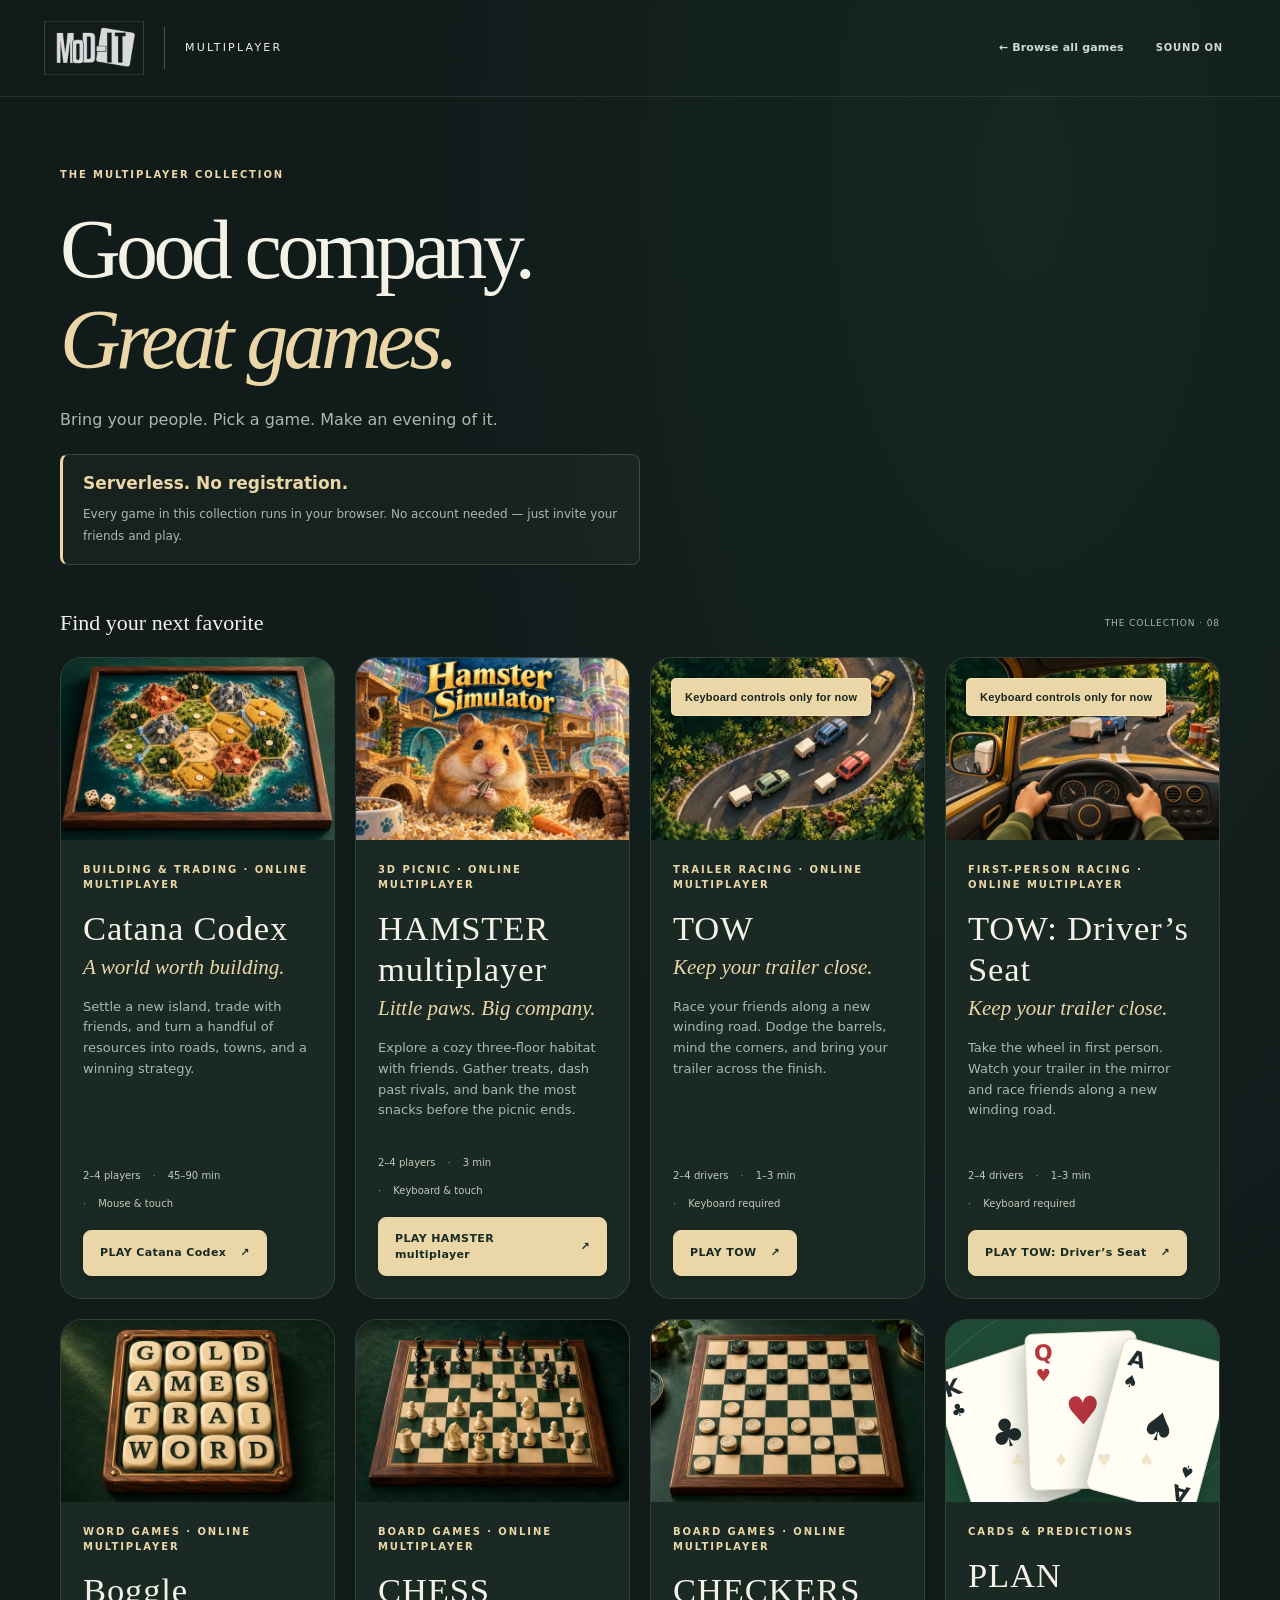
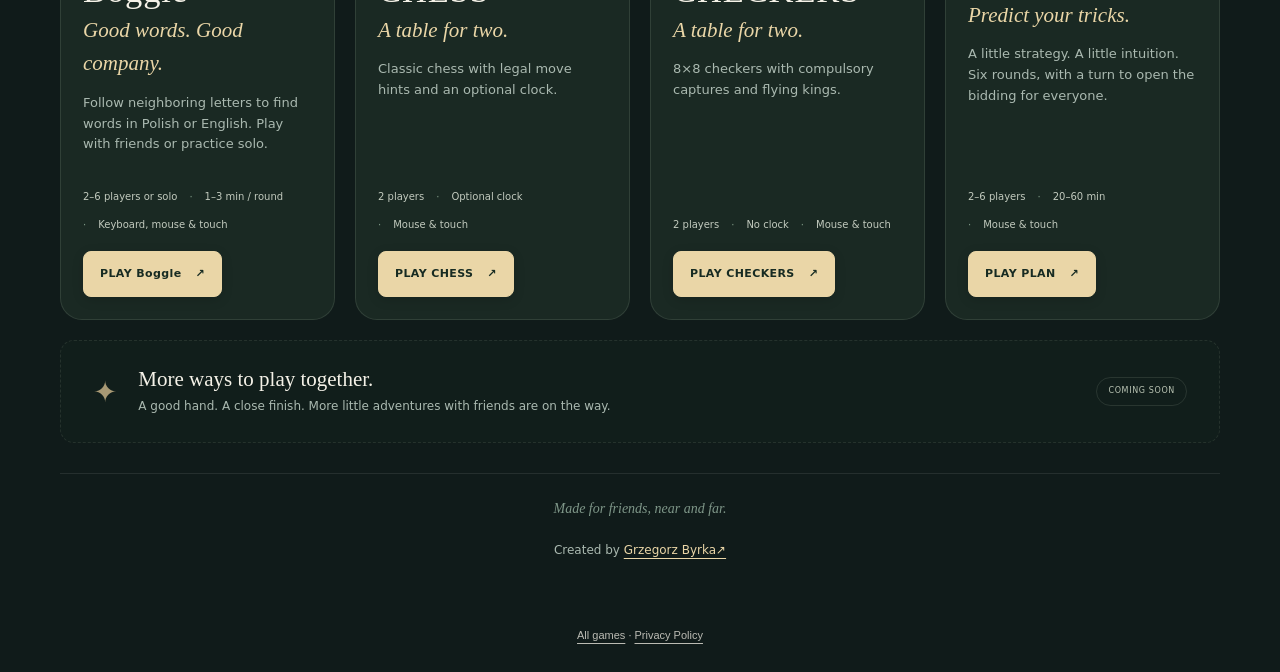
<file: index.html>
<!doctype html>
<html lang="en">
<head>
  <meta charset="utf-8">
  <script data-site-https>
    (() => {
      const { hostname, protocol, pathname, search, hash } = location;
      const publicHosts = ['mod-it.games', 'www.mod-it.games', 'gbyrka.github.io'];
      if (publicHosts.includes(hostname) && (protocol !== 'https:' || hostname !== 'mod-it.games')) {
        location.replace(`https://mod-it.games${pathname}${search}${hash}`);
      }
    })();
  </script>
  <meta name="google-adsense-account" content="ca-pub-3806610967714181">
  <meta name="viewport" content="width=device-width, initial-scale=1">
  <meta name="format-detection" content="telephone=no, email=no, address=no">
  <meta name="theme-color" content="#101b1a">
  <meta name="description" content="Free, serverless multiplayer games with no accounts or registration required. Play Boggle or PLAN, race in TOW: Driver’s Seat or build an island in Catana Codex with friends — just share an invite link.">
  <title>Multiplayer — Good games. Good company.</title>
  <meta property="og:title" content="Multiplayer — Good games. Good company.">
  <meta property="og:description" content="Play Boggle or PLAN with 2–6 friends, race in either TOW view with 2–4 drivers or build an island in Catana Codex. Free browser games. No sign-up.">
  <meta property="og:type" content="website">
  <meta property="og:url" content="https://mod-it.games/multiplayer/">
  <meta property="og:site_name" content="MoD-IT Multiplayer">
  <meta property="og:image" content="https://mod-it.games/multiplayer/assets/collection-cover.jpg">
  <meta property="og:image:type" content="image/jpeg">
  <meta property="og:image:width" content="1200">
  <meta property="og:image:height" content="800">
  <meta property="og:image:alt" content="Ivory playing cards and a strategy board on an emerald table, introducing the MoD-IT multiplayer collection.">
  <meta name="twitter:card" content="summary_large_image">
  <meta name="twitter:title" content="Multiplayer — Good games. Good company.">
  <meta name="twitter:description" content="Boggle and PLAN for 2–6 friends. TOW and Driver’s Seat for 2–4 drivers. Catana Codex, HAMSTER, CHESS and CHECKERS. Free. No sign-up.">
  <meta name="twitter:image" content="https://mod-it.games/multiplayer/assets/collection-cover.jpg">
  <link rel="canonical" href="https://mod-it.games/multiplayer/">
  <link id="app-icon" rel="icon" type="image/svg+xml">
  <style>
    body { margin: 0; background: #101b1a; color: #f4f1e7; font-family: system-ui, sans-serif; }
    .boot-message { padding: 64px 24px; text-align: center; }
    .boot-message button { min-width: 100px; min-height: 46px; padding: 12px 20px; border: 0; border-radius: 8px; background: #ead6a7; color: #172b22; font: 600 12px system-ui, sans-serif; cursor: pointer; }
    [hidden] { display: none !important; }
    .skip-link:not(:focus) { position: absolute; left: -10000px; }
  </style>
  <link rel="stylesheet" href="./ads.css?v=analytics1">
  <script src="./monetization.js?v=analytics1"></script>
  <script id="adsense-script" async src="https://pagead2.googlesyndication.com/pagead/js/adsbygoogle.js?client=ca-pub-3806610967714181"
          crossorigin="anonymous" onerror="window.MoDITAds.unavailable()"></script>
</head>
<body>
  <a class="skip-link" href="#main">Skip to content</a>
  <header id="site-header" class="site-header"></header>
  <main id="main" tabindex="-1">
    <section class="boot-message" aria-labelledby="collection-intro-title">
      <h1 id="collection-intro-title">Good games. Good company.</h1>
      <p>Play browser games with friends. Create a room, share the invitation, and start when everyone is ready. No account or download is required.</p>
      <p>Multiplayer requires JavaScript and WebRTC. Keep the host's tab open during play. Both TOW games need a keyboard; Boggle, the board games and PLAN support mouse and touch.</p>
      <nav aria-label="Multiplayer games"><a href="./games/catana/">Catana Codex</a> · <a href="./games/hamster/">HAMSTER multiplayer</a> · <a href="./games/tow/">TOW</a> · <a href="./games/tow-drivers-seat/">TOW: Driver’s Seat</a> · <a href="./games/boggle/">Boggle</a> · <a href="./games/chess/">CHESS</a> · <a href="./games/checkers/">CHECKERS</a> · <a href="?game=plan">PLAN</a></nav>
      <p><a href="/">Browse all games</a> · <a href="../games/privacy.html">Privacy policy</a></p>
    </section>
  </main>
  <aside class="ad-placement ad-placement-game" aria-label="Advertisement" id="multiplayer-ad" hidden>
    <p class="ad-placement-label">Advertisements</p>
    <ins class="adsbygoogle"
         style="display:block"
         data-ad-client="ca-pub-3806610967714181"
         data-ad-slot="9380002810"
         data-ad-format="auto"
         data-full-width-responsive="true"></ins>
  </aside>
  <footer class="privacy-footer"><a href="/">All games</a> · <a href="../games/privacy.html">Privacy Policy</a></footer>
  <div id="announcement" class="sr-only" role="status" aria-live="polite" aria-atomic="true"></div>
  <div id="toast" class="toast" role="status" aria-live="polite" hidden></div>
  <dialog id="modal" aria-labelledby="modal-title">
    <div class="modal-heading"><h2 id="modal-title"></h2><button type="button" class="button icon-button" data-action="close-modal" aria-label="Close dialog">×</button></div>
    <div id="modal-body"></div>
  </dialog>
  <noscript><div class="boot-message"><h1>JavaScript is needed to play.</h1><p>Enable JavaScript in your browser and reload this page.</p></div></noscript>
  <!-- Keep this tiny loader inline: a cached document still reads the current version. -->
  <script type="module">
    const refresh = new URL(location.href).searchParams.get('_refresh');
    const refreshApp = () => {
      const url = new URL(location.href);
      url.searchParams.set('_refresh', Date.now().toString(36) + Math.random().toString(36).slice(2, 10));
      location.replace(url.href);
    };
    try {
      if (!HTMLScriptElement.supports?.('importmap')) throw new Error('Please update your browser to play.');
      const controller = new AbortController();
      const timeout = setTimeout(() => controller.abort(), 10000);
      let config;
      try {
        const response = await fetch(`./config.json?check=${Date.now().toString(36)}`, { cache: 'no-store', signal: controller.signal });
        if (!response.ok) throw new Error('Configuration unavailable.');
        config = await response.json();
      } finally { clearTimeout(timeout); }
      if (!/^[a-z0-9]{3,16}$/i.test(config.version) || !Array.isArray(config.modules) || !config.modules.includes('./app.mjs')) throw new Error('Invalid configuration.');
      const assetQuery = `?v=${encodeURIComponent(config.version)}${refresh ? `&refresh=${encodeURIComponent(refresh)}` : ''}`;
      const imports = {};
      for (const path of config.modules) {
        if (!/^\.\/[a-z0-9/-]+\.mjs$/i.test(path)) throw new Error('Invalid module path.');
        const url = new URL(path, location.href);
        imports[url.href] = url.href + assetQuery;
      }
      const map = document.createElement('script');
      document.documentElement.dataset.appVersion = config.version;
      map.type = 'importmap';
      map.textContent = JSON.stringify({ imports });
      document.head.append(map);
      const style = document.createElement('link');
      style.rel = 'stylesheet';
      style.href = './style.css' + assetQuery;
      const styled = new Promise((resolve, reject) => { style.onload = resolve; style.onerror = () => reject(new Error('Styles unavailable.')); });
      document.head.append(style);
      document.querySelector('#app-icon').href = './favicon.svg' + assetQuery;
      await styled;
      await import(imports[new URL('./app.mjs', location.href).href]);
    } catch (error) {
      console.error('Multiplayer app startup failed:', error);
      const unsupported = error.message === 'Please update your browser to play.';
      // Import maps cannot safely replace already resolved modules in this document.
      // Retry once in a fresh document, bypassing cached URLs for the entire graph.
      if (!refresh && !unsupported) {
        document.querySelector('#main').textContent = 'Refreshing app files…';
        refreshApp();
      } else {
        const panel = document.createElement('div');
        panel.className = 'boot-message';
        const heading = document.createElement('h1');
        heading.textContent = 'APP UNAVAILABLE';
        const message = document.createElement('p');
        message.textContent = error.message === 'Please update your browser to play.' ? error.message : "We couldn't load the latest app files. Please check your internet connection and reload the page.";
        const reload = document.createElement('button');
        reload.className = 'button primary';
        reload.textContent = 'RELOAD';
        reload.onclick = refreshApp;
        panel.append(heading, message, reload);
        document.querySelector('#main').replaceChildren(panel);
      }
    }
  </script>
</body>
</html>
</file>
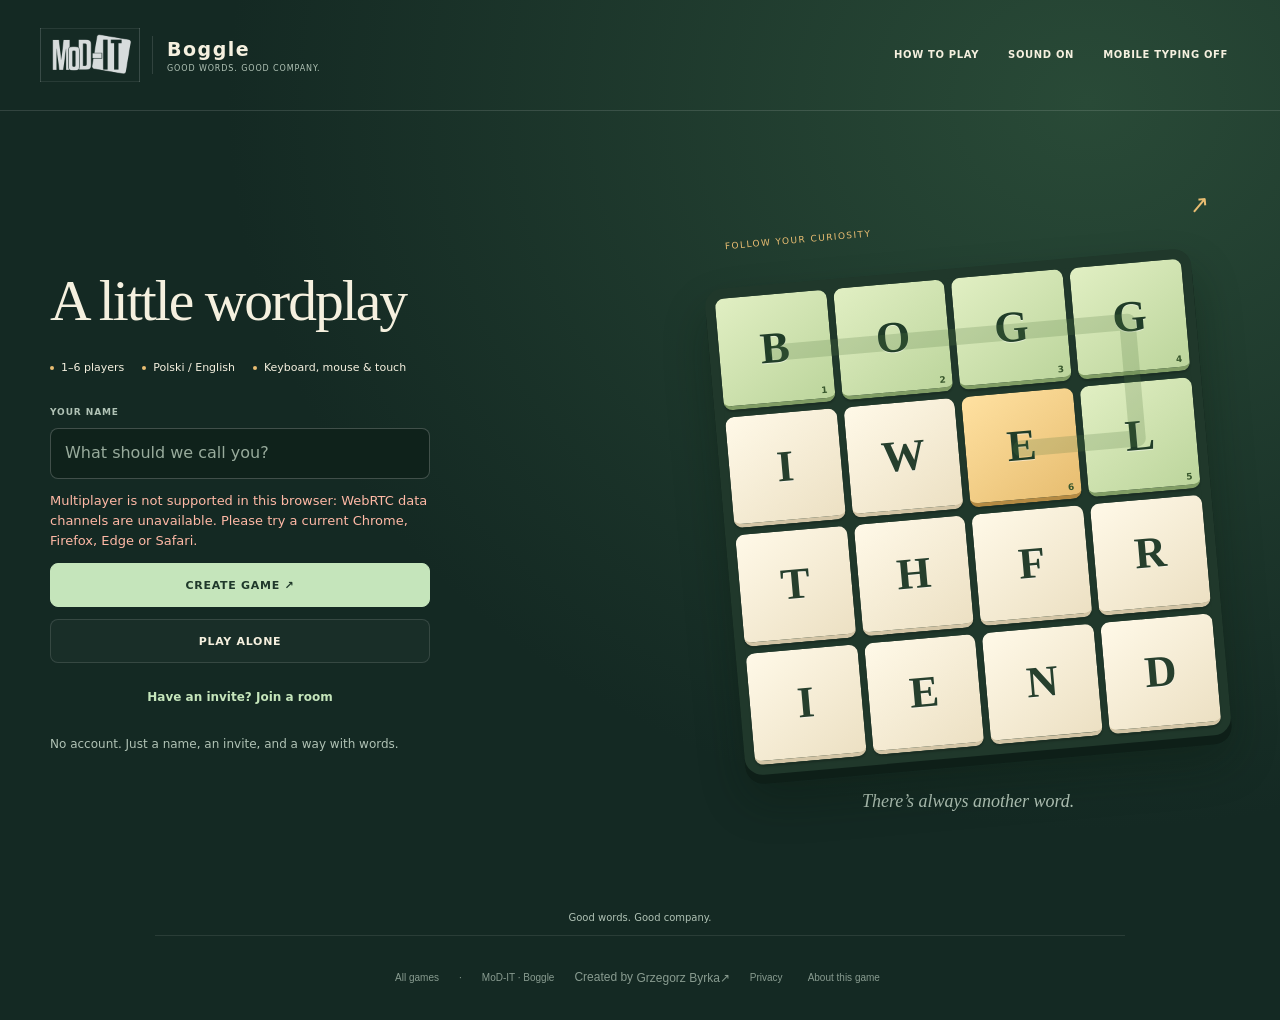
<file: games/boggle/index.html>
<!doctype html>
<html lang="en">
<head>
  <meta charset="utf-8">
  <script data-site-https>
    (() => {
      const { hostname, protocol, pathname, search, hash } = location;
      if (['mod-it.games', 'www.mod-it.games', 'gbyrka.github.io'].includes(hostname) && (protocol !== 'https:' || hostname !== 'mod-it.games')) location.replace(`https://mod-it.games${pathname}${search}${hash}`);
    })();
  </script>
  <meta name="viewport" content="width=device-width, initial-scale=1">
  <meta name="theme-color" content="#142923">
  <meta name="description" content="Find words in Polish or English. A free browser word game for 2–6 friends or solo practice, with keyboard, mouse and touch controls. No sign-up.">
  <title>Boggle — Good words. Good company.</title>
  <link rel="canonical" href="https://mod-it.games/multiplayer/games/boggle/">
  <meta property="og:type" content="website">
  <meta property="og:title" content="Boggle — Good words. Good company.">
  <meta property="og:description" content="Follow the letters. Find your words. Play with 2–6 friends or practice solo, in Polish or English. Free. No sign-up.">
  <meta property="og:url" content="https://mod-it.games/multiplayer/games/boggle/">
  <meta property="og:site_name" content="MoD-IT Multiplayer">
  <meta property="og:image" content="https://mod-it.games/multiplayer/assets/boggle-social.jpg">
  <meta property="og:image:type" content="image/jpeg">
  <meta property="og:image:width" content="1200">
  <meta property="og:image:height" content="630">
  <meta property="og:image:alt" content="Boggle — Good words. Good company. Ivory letter cubes on emerald felt. Polish and English. Play with friends or practice solo.">
  <meta name="twitter:card" content="summary_large_image">
  <meta name="twitter:title" content="Boggle — Good words. Good company.">
  <meta name="twitter:description" content="Find words in Polish or English. Play with 2–6 friends or practice solo. Free. No sign-up.">
  <meta name="twitter:image" content="https://mod-it.games/multiplayer/assets/boggle-social.jpg">
  <link rel="icon" href="./favicon.svg">
  <link rel="stylesheet" href="../../ads.css?v=analytics1">
  <script src="../../monetization.js?v=analytics1"></script>
  <meta name="google-adsense-account" content="ca-pub-3806610967714181">
  <script id="adsense-script" async src="https://pagead2.googlesyndication.com/pagead/js/adsbygoogle.js?client=ca-pub-3806610967714181" crossorigin="anonymous" onerror="window.MoDITAds.unavailable()"></script>
  <style>body{margin:0;background:#142923;color:#f5f0df;font-family:system-ui,sans-serif}[hidden]{display:none!important}.boot{padding:48px;text-align:center}</style>
</head>
<body>
  <a class="skip-link" href="#main">Skip to game</a>
  <header class="site-header">
    <a class="brand" href="../../" aria-label="MoD-IT · All multiplayer games"><img class="brand-logo" src="../../assets/mod-it.jpg" alt="MoD-IT" width="600" height="323"><span class="brand-title">Boggle<small>GOOD WORDS. GOOD COMPANY.</small></span></a>
    <nav class="header-actions" aria-label="Game navigation"><button class="button quiet" data-action="rules" type="button">HOW TO PLAY</button><button id="sound-toggle" class="button quiet" data-action="toggle-sound" aria-pressed="true" type="button">SOUND ON</button><button id="mobile-typing-toggle" class="button quiet" data-action="toggle-mobile-typing" aria-pressed="false" title="Automatically focus the word field on mobile devices. May open the on-screen keyboard." type="button">MOBILE TYPING OFF</button><button id="leave" class="button quiet" data-action="leave" type="button" hidden>LEAVE ROOM</button></nav>
  </header>
  <div class="page-shell"><main id="main"></main>
    <details id="chat-section" class="chat-section" hidden><summary>ROOM CHAT <span>Say hello to your word people ↗</span></summary><div id="chat-root"></div></details>
  </div>
  <div id="connection-status" class="connection-status" role="status">Good words. Good company.</div>
  <div id="announcer" class="sr-only" aria-live="polite" aria-atomic="true"></div>
  <div id="toast" class="toast" role="status" hidden></div>
  <div id="boot" class="boot">Following the letters…</div>
  <dialog id="dialog"><button class="button quiet dialog-close" data-action="close-dialog" type="button" aria-label="Close dialog">CLOSE ×</button><div id="dialog-content"></div></dialog>
  <dialog id="about-dialog"><button class="button quiet dialog-close" data-action="close-about" type="button" aria-label="Close about">CLOSE ×</button><h2>Boggle · MoD-IT</h2><p class="muted">Good words. Good company. Made for friends, near and far.</p>
    <p>Polish inflections: SGJP. English words: ESDB (SCOWL), British and American lists.</p><p><a href="./data/README.md">Dictionary sources and filtering</a> · <a href="./data/LICENSE-SGJP.txt">SGJP license</a> · <a href="./data/LICENSE-ESDB.txt">ESDB licenses</a></p>
  </dialog>
  <noscript><p class="boot">Enable JavaScript to play.</p></noscript>
  <footer class="privacy-footer"><a href="/">All games</a> · <span>MoD-IT · Boggle</span><p class="author-credit">Created by <a href="https://www.linkedin.com/in/grzegorz-byrka-81175515/" target="_blank" rel="noopener noreferrer">Grzegorz Byrka<span class="sr-only"> on LinkedIn (opens in a new tab)</span> ↗</a></p><a href="../../../games/privacy.html">Privacy</a><button type="button" data-action="about">About this game</button></footer>
  <script type="module">
    const refresh = new URL(location.href).searchParams.get('_refresh');
    const refreshApp = () => {
      const url = new URL(location.href);
      url.searchParams.set('_refresh', Date.now().toString(36) + Math.random().toString(36).slice(2, 10));
      location.replace(url.href);
    };
    try {
      if (!HTMLScriptElement.supports?.('importmap')) throw new Error('Please update your browser to play.');
      const controller = new AbortController(), timeout = setTimeout(() => controller.abort(), 10000);
      let config;
      try {
        const response = await fetch(`../../config.json?check=${Date.now().toString(36)}`, { cache: 'no-store', signal: controller.signal });
        if (!response.ok) throw new Error('Configuration unavailable.');
        config = await response.json();
      } finally { clearTimeout(timeout); }
      if (!/^[a-z0-9]{3,16}$/i.test(config.version) || !Array.isArray(config.modules) || !config.modules.includes('./games/boggle/app.mjs')) throw new Error('Invalid configuration.');
      const assetQuery = `?v=${encodeURIComponent(config.version)}${refresh ? `&refresh=${encodeURIComponent(refresh)}` : ''}`;
      const imports = {}, root = new URL('../../', location.href);
      for (const path of config.modules) {
        if (!/^\.\/[a-z0-9/-]+\.mjs$/i.test(path)) throw new Error('Invalid module path.');
        const url = new URL(path, root); imports[url.href] = url.href + assetQuery;
      }
      document.documentElement.dataset.appVersion = config.version;
      document.querySelector('link[rel="icon"]').href = './favicon.svg' + assetQuery;
      const map = document.createElement('script'); map.type = 'importmap'; map.textContent = JSON.stringify({ imports }); document.head.append(map);
      const style = document.createElement('link'); style.rel = 'stylesheet'; style.href = './style.css' + assetQuery;
      const styled = new Promise((resolve, reject) => { style.onload = resolve; style.onerror = () => reject(new Error('Styles unavailable.')); }); document.head.append(style);
      await styled; await import(imports[new URL('./app.mjs', location.href).href]);
    } catch (error) {
      console.error('Boggle startup failed:', error);
      if (!refresh && error.message !== 'Please update your browser to play.') { document.querySelector('#boot').textContent = 'Refreshing app files…'; refreshApp(); }
      else {
        const boot = document.querySelector('#boot'); boot.replaceChildren();
        const text = document.createElement('p'); text.textContent = `Boggle unavailable. ${error.message} Please reload.`;
        const button = document.createElement('button'); button.textContent = 'RELOAD'; button.onclick = refreshApp; boot.append(text, button);
      }
    }
    addEventListener('pageshow', event => { if (event.persisted) location.reload(); });
  </script>
</body>
</html>
</file>
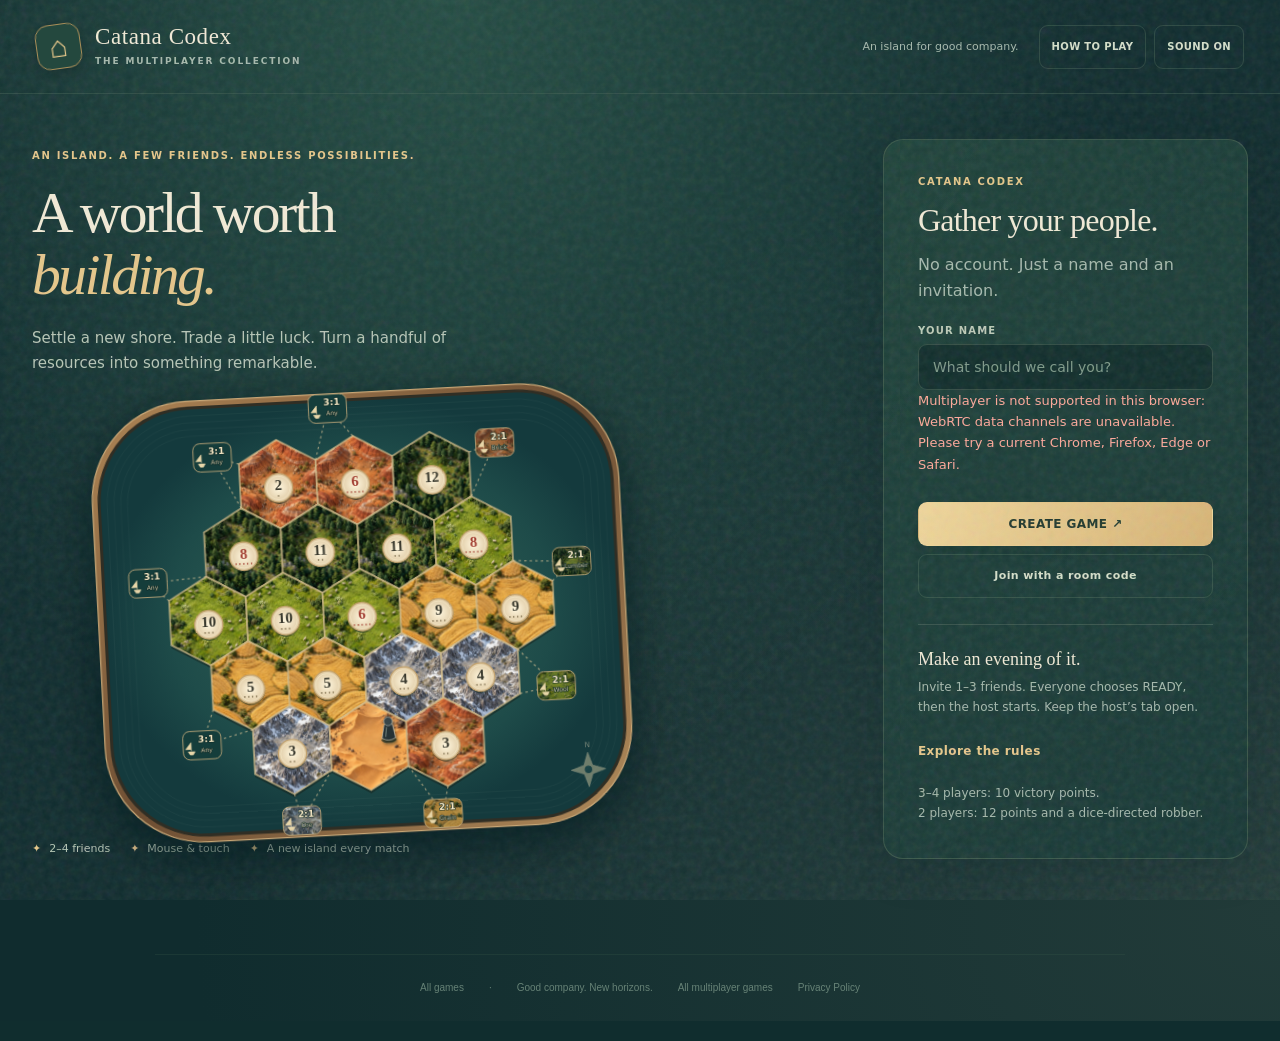
<file: games/catana/index.html>
<!doctype html>
<html lang="en">
<head>
  <meta charset="utf-8">
  <script data-site-https>
    (() => {
      const { hostname, protocol, pathname, search, hash } = location;
      if (['mod-it.games', 'www.mod-it.games', 'gbyrka.github.io'].includes(hostname) && (protocol !== 'https:' || hostname !== 'mod-it.games')) location.replace(`https://mod-it.games${pathname}${search}${hash}`);
    })();
  </script>
  <meta name="viewport" content="width=device-width, initial-scale=1">
  <meta name="theme-color" content="#173d34">
  <meta name="description" content="Catana Codex. Settle a new island, trade with friends, and build your way to victory. A private multiplayer board game for 2–4 people.">
  <title>Catana Codex — A world worth building.</title>
  <link rel="canonical" href="https://mod-it.games/multiplayer/games/catana/">
  <meta property="og:type" content="website">
  <meta property="og:title" content="Catana Codex — A world worth building.">
  <meta property="og:description" content="Settle a new island, trade with friends, and build your way to victory. A multiplayer board game for 2–4 people.">
  <meta property="og:url" content="https://mod-it.games/multiplayer/games/catana/">
  <meta property="og:image" content="https://mod-it.games/multiplayer/assets/catana-cover.jpg">
  <meta property="og:image:width" content="1200">
  <meta property="og:image:height" content="800">
  <meta property="og:image:alt" content="A hexagonal island with forests, fields, mountains and colorful wooden settlements surrounded by a teal sea">
  <meta name="twitter:card" content="summary_large_image">
  <meta name="twitter:title" content="Catana Codex — A world worth building.">
  <meta name="twitter:description" content="Settle a new island, trade with friends, and build your way to victory. A multiplayer board game for 2–4 people.">
  <meta name="twitter:image" content="https://mod-it.games/multiplayer/assets/catana-cover.jpg">
  <link rel="icon" href="./favicon.svg">
  <link rel="stylesheet" href="../../ads.css?v=analytics1">
  <script src="../../monetization.js?v=analytics1"></script>
  <meta name="google-adsense-account" content="ca-pub-3806610967714181">
  <script id="adsense-script" async src="https://pagead2.googlesyndication.com/pagead/js/adsbygoogle.js?client=ca-pub-3806610967714181" crossorigin="anonymous" onerror="window.MoDITAds.unavailable()"></script>
  <style>body{margin:0;background:#102d2e;color:#f2ebd7;font-family:system-ui,sans-serif}[hidden]{display:none!important}.boot{padding:48px;text-align:center}</style>
</head>
<body>
  <header class="site-header">
    <a href="../../" class="brand" aria-label="All multiplayer games"><span class="brand-icon" aria-hidden="true">⌂</span><span>Catana Codex<small>THE MULTIPLAYER COLLECTION</small></span></a>
    <nav class="header-actions" aria-label="Game navigation"><span id="connection-status" role="status">An island for good company.</span><button class="button quiet" data-action="rules" type="button">HOW TO PLAY</button><button id="sound-toggle" class="button quiet" data-action="toggle-sound" aria-pressed="true" type="button">SOUND ON</button><button id="leave" class="button quiet" data-action="leave" type="button" hidden>LEAVE ROOM</button></nav>
  </header>
  <main id="main"></main>
  <details id="chat-container" class="chat-container" hidden><summary>Room chat · Talk, trade, make a plan.</summary><div id="chat-root"></div></details>
  <section id="journal-root" class="journal-container" aria-label="Island journal" hidden></section>
  <div id="announcer" class="sr-only" aria-live="polite" aria-atomic="true"></div>
  <div id="toast" class="toast" role="status" hidden></div>
  <div id="boot" class="boot">Opening your next chapter…</div>
  <dialog id="dialog"><button class="button quiet dialog-close" data-action="close-dialog" type="button" aria-label="Close dialog">CLOSE ×</button><div id="dialog-content"></div></dialog>
  <noscript><p class="boot">Enable JavaScript to play.</p></noscript>
  <aside id="catana-ad" class="ad-placement ad-placement-game" aria-label="Advertisement" hidden><p class="ad-placement-label">Advertisements</p><ins class="adsbygoogle" style="display:block" data-ad-client="ca-pub-3806610967714181" data-ad-slot="9380002810" data-ad-format="auto" data-full-width-responsive="true"></ins></aside>
  <footer class="privacy-footer"><a href="/">All games</a> · <span>Good company. New horizons.</span><a href="../../">All multiplayer games</a><a href="../../../games/privacy.html">Privacy Policy</a></footer>
  <script type="module">
    const refresh = new URL(location.href).searchParams.get('_refresh');
    const refreshApp = () => {
      const url = new URL(location.href);
      url.searchParams.set('_refresh', Date.now().toString(36) + Math.random().toString(36).slice(2, 10));
      location.replace(url.href);
    };
    try {
      if (!HTMLScriptElement.supports?.('importmap')) throw new Error('Please update your browser to play.');
      const controller = new AbortController(), timeout = setTimeout(() => controller.abort(), 10000);
      let config;
      try {
        const response = await fetch(`../../config.json?check=${Date.now().toString(36)}`, { cache: 'no-store', signal: controller.signal });
        if (!response.ok) throw new Error('Configuration unavailable.');
        config = await response.json();
      } finally { clearTimeout(timeout); }
      if (!/^[a-z0-9]{3,16}$/i.test(config.version) || !Array.isArray(config.modules) || !config.modules.includes('./games/catana/app.mjs')) throw new Error('Invalid configuration.');
      const assetQuery = `?v=${encodeURIComponent(config.version)}${refresh ? `&refresh=${encodeURIComponent(refresh)}` : ''}`;
      const imports = {}, root = new URL('../../', location.href);
      for (const path of config.modules) {
        if (!/^\.\/[a-z0-9/-]+\.mjs$/i.test(path)) throw new Error('Invalid module path.');
        const url = new URL(path, root); imports[url.href] = url.href + assetQuery;
      }
      document.documentElement.dataset.appVersion = config.version;
      document.querySelector('link[rel="icon"]').href = './favicon.svg' + assetQuery;
      const map = document.createElement('script'); map.type = 'importmap'; map.textContent = JSON.stringify({ imports }); document.head.append(map);
      const style = document.createElement('link'); style.rel = 'stylesheet'; style.href = './style.css' + assetQuery;
      const styled = new Promise((resolve, reject) => { style.onload = resolve; style.onerror = () => reject(new Error('Styles unavailable.')); }); document.head.append(style);
      await styled; await import(imports[new URL('./app.mjs', location.href).href]);
    } catch (error) {
      console.error('Catana Codex startup failed:', error);
      if (!refresh && error.message !== 'Please update your browser to play.') {
        document.querySelector('#boot').textContent = 'Refreshing app files…'; refreshApp();
      } else {
        const boot = document.querySelector('#boot'); boot.replaceChildren();
        const text = document.createElement('p'); text.textContent = `Island unavailable. ${error.message} Please reload.`;
        const button = document.createElement('button'); button.textContent = 'RELOAD'; button.onclick = refreshApp; boot.append(text, button);
      }
    }
    addEventListener('pageshow', event => { if (event.persisted) location.reload(); });
  </script>
</body>
</html>
</file>
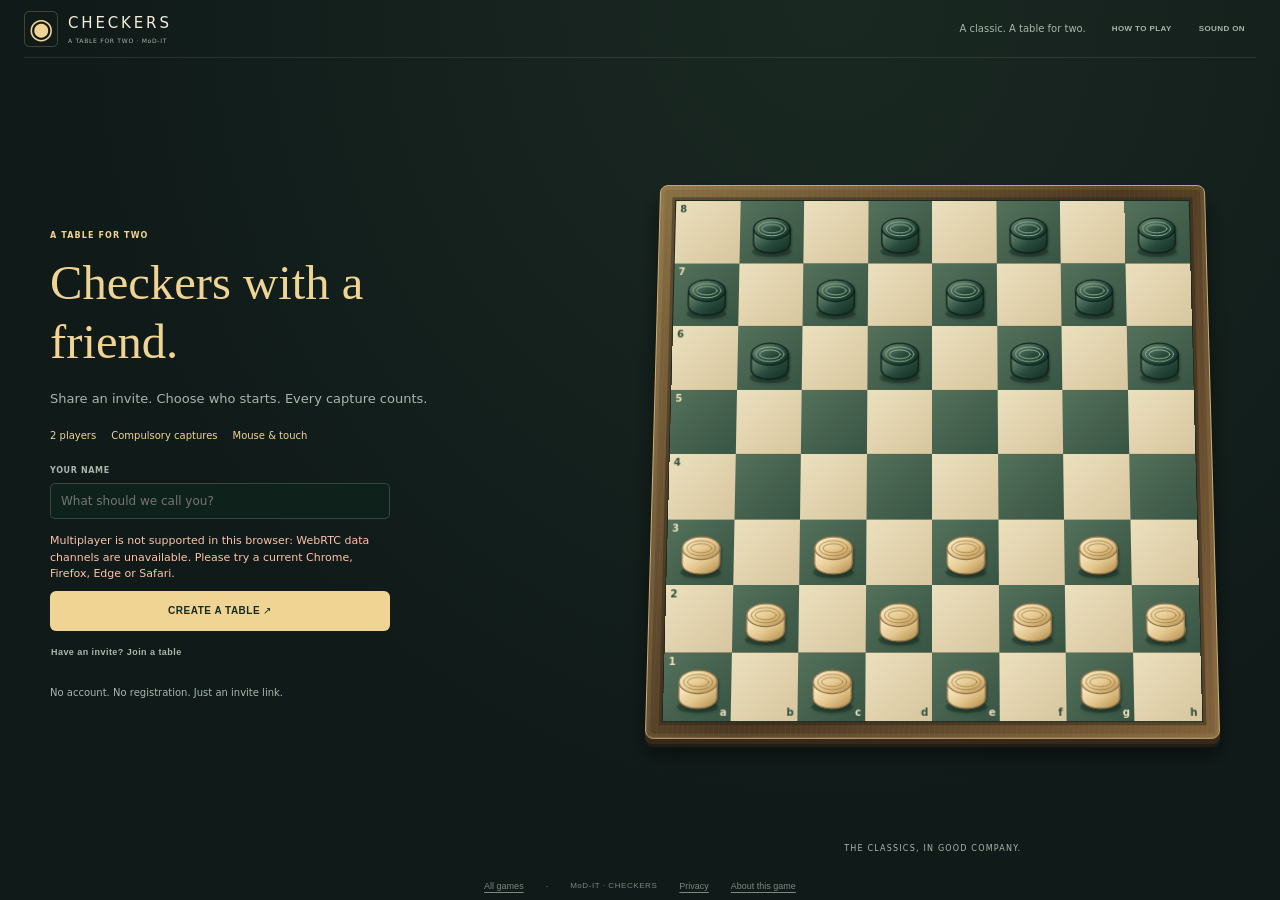
<file: games/checkers/index.html>
<!doctype html>
<html lang="en">
<head>
  <meta charset="utf-8">
  <script data-site-https>
    (() => {
      const { hostname, protocol, pathname, search, hash } = location;
      if (['mod-it.games', 'www.mod-it.games', 'gbyrka.github.io'].includes(hostname) && (protocol !== 'https:' || hostname !== 'mod-it.games')) location.replace(`https://mod-it.games${pathname}${search}${hash}`);
    })();
  </script>
  <meta name="viewport" content="width=device-width, initial-scale=1">
  <meta name="theme-color" content="#101b19">
  <meta name="description" content="A classic. A table for two. Play checkers with a friend, with compulsory captures, flying kings and your own board perspective.">
  <title>CHECKERS — A table for two.</title>
  <link rel="canonical" href="https://mod-it.games/multiplayer/games/checkers/">
  <meta property="og:type" content="website">
  <meta property="og:title" content="CHECKERS — A table for two.">
  <meta property="og:url" content="https://mod-it.games/multiplayer/games/checkers/">
  <meta property="og:image" content="https://mod-it.games/multiplayer/assets/checkers-cover.jpg">
  <meta property="og:image:width" content="1200">
  <meta property="og:image:height" content="800">
  <meta property="og:image:alt" content="Ivory and dark green draughts counters on a walnut-framed board">
  <meta name="twitter:card" content="summary_large_image">
  <meta name="twitter:image" content="https://mod-it.games/multiplayer/assets/checkers-cover.jpg">
  <link rel="icon" href="./favicon.svg">
  <link rel="stylesheet" href="../../ads.css?v=analytics1">
  <script src="../../monetization.js?v=analytics1"></script>
  <meta name="google-adsense-account" content="ca-pub-3806610967714181">
  <script id="adsense-script" async src="https://pagead2.googlesyndication.com/pagead/js/adsbygoogle.js?client=ca-pub-3806610967714181" crossorigin="anonymous" onerror="window.MoDITAds.unavailable()"></script>
  <style>body{margin:0;background:#101b19;color:#f0eee3;font-family:system-ui,sans-serif}[hidden]{display:none!important}.boot{padding:48px;text-align:center}</style>
</head>
<body>
  <a class="skip-link" href="#main">Skip to game</a>
  <header class="site-header">
    <a href="../../" class="brand" aria-label="All multiplayer games"><span class="brand-mark" aria-hidden="true">◉</span><span class="brand-title">CHECKERS<small>A TABLE FOR TWO · MoD-IT</small></span></a>
    <nav class="header-actions" aria-label="Game navigation"><span id="connection-status" class="connection-status" role="status">A classic. A table for two.</span><button class="button quiet" data-action="rules" type="button">HOW TO PLAY</button><button id="sound-toggle" class="button quiet" data-action="toggle-sound" aria-pressed="true" type="button">SOUND ON</button><button id="room-toggle" class="button quiet room-panel-button" data-action="open-chat" type="button" hidden>CHAT</button><button id="leave" class="button quiet" data-action="leave" type="button" hidden>LEAVE ROOM</button></nav>
  </header>
  <div id="page-layout" class="page-layout">
    <main id="main"></main>
    <aside id="sidebar" class="sidebar" aria-label="At the table" hidden>
      <div class="sidebar-tabs" role="tablist" aria-label="Room panels">
        <button type="button" class="button" id="chat-tab" role="tab" aria-controls="chat-root" data-action="open-chat">CHAT</button>
        <button type="button" class="button moves-tab" id="moves-tab" role="tab" aria-controls="match-info" data-action="open-moves">MOVES</button>
        <button type="button" class="button table-tab" id="table-tab" role="tab" aria-controls="match-info" data-action="open-table">TABLE</button>
        <button type="button" class="button sidebar-close" data-action="close-panel" aria-label="Close room panel">✕</button>
      </div>
      <div id="match-info" role="tabpanel"></div><div id="chat-root" role="tabpanel" aria-labelledby="chat-tab"></div>
    </aside>
  </div>
  <button id="panel-backdrop" class="panel-backdrop" data-action="close-panel" aria-label="Close room panel" tabindex="-1" hidden></button>
  <div id="announcer" class="sr-only" aria-live="polite" aria-atomic="true"></div>
  <div id="toast" class="toast" role="status" hidden></div>
  <div id="boot" class="boot">Setting the table…</div>
  <dialog id="dialog"><button class="button quiet dialog-close" data-action="close-dialog" type="button" aria-label="Close dialog">CLOSE ×</button><div id="dialog-content"></div></dialog>
  <noscript><p class="boot">Enable JavaScript to play.</p></noscript>
  <dialog id="about-dialog"><button class="button quiet dialog-close" data-action="close-about" type="button" aria-label="Close about">CLOSE ×</button><h2>CHECKERS · MoD-IT</h2><p class="muted">A table for two. Made for friends, near and far.</p>
  </dialog>
  <footer class="privacy-footer"><a href="/">All games</a> · <span>MoD-IT · CHECKERS</span><a href="../../../games/privacy.html">Privacy</a><button type="button" data-action="about">About this game</button></footer>
  <script type="module">
    const refresh = new URL(location.href).searchParams.get('_refresh');
    const refreshApp = () => {
      const url = new URL(location.href);
      url.searchParams.set('_refresh', Date.now().toString(36) + Math.random().toString(36).slice(2, 10));
      location.replace(url.href);
    };
    try {
      if (!HTMLScriptElement.supports?.('importmap')) throw new Error('Please update your browser to play.');
      const controller = new AbortController(), timeout = setTimeout(() => controller.abort(), 10000);
      let config;
      try {
        const response = await fetch(`../../config.json?check=${Date.now().toString(36)}`, { cache: 'no-store', signal: controller.signal });
        if (!response.ok) throw new Error('Configuration unavailable.');
        config = await response.json();
      } finally { clearTimeout(timeout); }
      if (!/^[a-z0-9]{3,16}$/i.test(config.version) || !Array.isArray(config.modules) || !config.modules.includes('./games/checkers/app.mjs')) throw new Error('Invalid configuration.');
      const assetQuery = `?v=${encodeURIComponent(config.version)}${refresh ? `&refresh=${encodeURIComponent(refresh)}` : ''}`;
      const imports = {}, root = new URL('../../', location.href);
      for (const path of config.modules) {
        if (!/^\.\/[a-z0-9/-]+\.mjs$/i.test(path)) throw new Error('Invalid module path.');
        const url = new URL(path, root); imports[url.href] = url.href + assetQuery;
      }
      document.documentElement.dataset.appVersion = config.version;
      document.querySelector('link[rel="icon"]').href = './favicon.svg' + assetQuery;
      const map = document.createElement('script'); map.type = 'importmap'; map.textContent = JSON.stringify({ imports }); document.head.append(map);
      const style = document.createElement('link'); style.rel = 'stylesheet'; style.href = './style.css' + assetQuery;
      const styled = new Promise((resolve, reject) => { style.onload = resolve; style.onerror = () => reject(new Error('Styles unavailable.')); }); document.head.append(style);
      const baseStyle = document.createElement('link'); baseStyle.rel = 'stylesheet'; baseStyle.href = '../chess/style.css' + assetQuery;
      const baseStyled = new Promise((resolve, reject) => { baseStyle.onload = resolve; baseStyle.onerror = () => reject(new Error('Base styles unavailable.')); }); document.head.insertBefore(baseStyle, style);
      await Promise.all([styled, baseStyled]); await import(imports[new URL('./app.mjs', location.href).href]);
    } catch (error) {
      console.error('Checkers startup failed:', error);
      if (!refresh && error.message !== 'Please update your browser to play.') {
        document.querySelector('#boot').textContent = 'Refreshing app files…'; refreshApp();
      } else {
        const boot = document.querySelector('#boot'); boot.replaceChildren();
        const text = document.createElement('p'); text.textContent = `Checkers unavailable. ${error.message} Please reload.`;
        const button = document.createElement('button'); button.textContent = 'RELOAD'; button.onclick = refreshApp; boot.append(text, button);
      }
    }
    addEventListener('pageshow', event => { if (event.persisted) location.reload(); });
  </script>
</body>
</html>
</file>
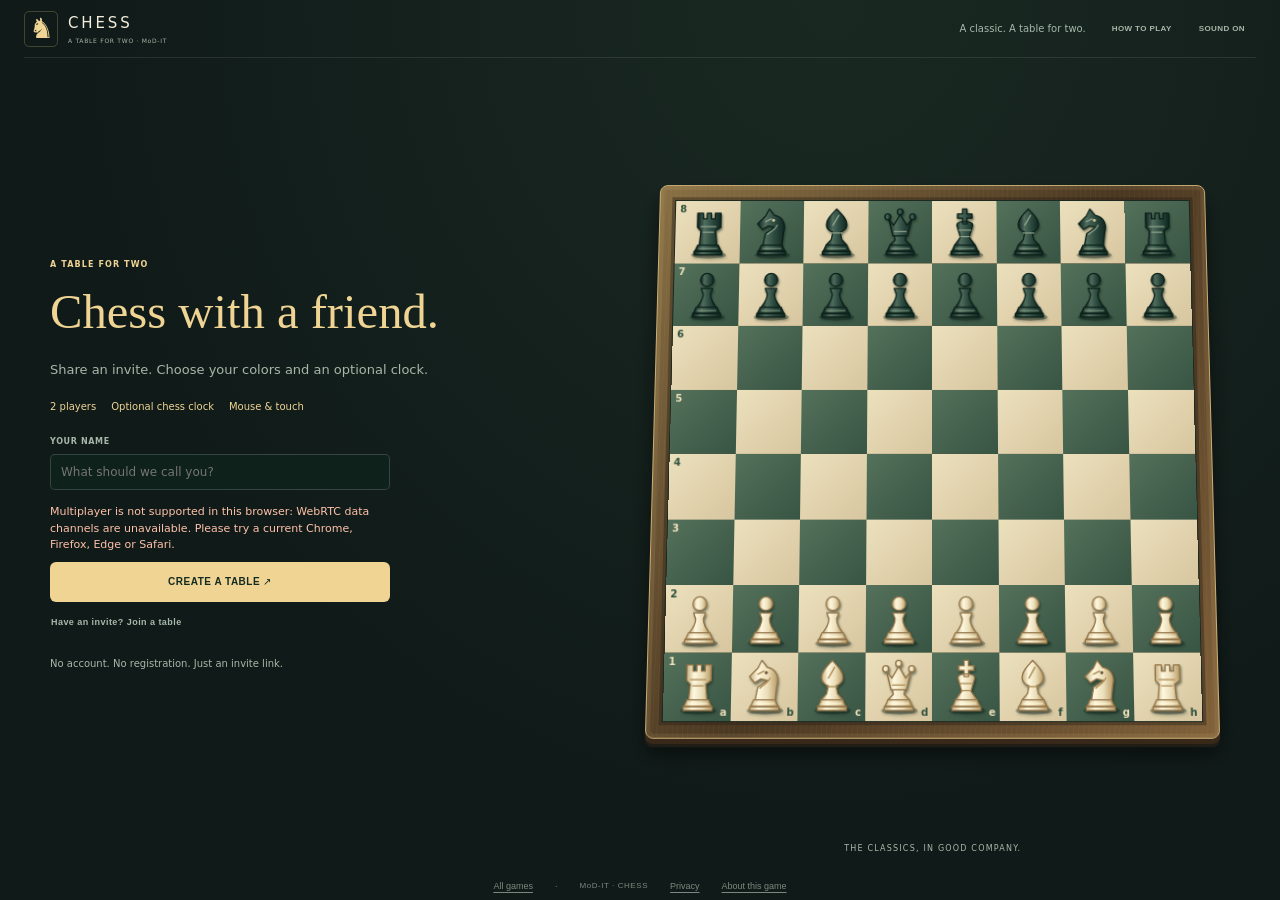
<file: games/chess/index.html>
<!doctype html>
<html lang="en">
<head>
  <meta charset="utf-8">
  <script data-site-https>
    (() => {
      const { hostname, protocol, pathname, search, hash } = location;
      if (['mod-it.games', 'www.mod-it.games', 'gbyrka.github.io'].includes(hostname) && (protocol !== 'https:' || hostname !== 'mod-it.games')) location.replace(`https://mod-it.games${pathname}${search}${hash}`);
    })();
  </script>
  <meta name="viewport" content="width=device-width, initial-scale=1">
  <meta name="theme-color" content="#101b19">
  <meta name="description" content="A classic. A table for two. Play chess with a friend, with legal move guidance, your own board perspective and an optional chess clock.">
  <title>CHESS — A table for two.</title>
  <link rel="canonical" href="https://mod-it.games/multiplayer/games/chess/">
  <meta property="og:type" content="website">
  <meta property="og:title" content="CHESS — A table for two.">
  <meta property="og:url" content="https://mod-it.games/multiplayer/games/chess/">
  <meta property="og:image" content="https://mod-it.games/multiplayer/assets/chess-social.jpg">
  <meta property="og:image:width" content="1200">
  <meta property="og:image:height" content="628">
  <meta property="og:image:alt" content="Chess. A table for two. Ivory chess pieces on an emerald and cream board">
  <meta name="twitter:card" content="summary_large_image">
  <meta name="twitter:image" content="https://mod-it.games/multiplayer/assets/chess-social.jpg">
  <link rel="icon" href="./favicon.svg">
  <link rel="stylesheet" href="../../ads.css?v=analytics1">
  <script src="../../monetization.js?v=analytics1"></script>
  <meta name="google-adsense-account" content="ca-pub-3806610967714181">
  <script id="adsense-script" async src="https://pagead2.googlesyndication.com/pagead/js/adsbygoogle.js?client=ca-pub-3806610967714181" crossorigin="anonymous" onerror="window.MoDITAds.unavailable()"></script>
  <style>body{margin:0;background:#101b19;color:#f0eee3;font-family:system-ui,sans-serif}[hidden]{display:none!important}.boot{padding:48px;text-align:center}</style>
</head>
<body>
  <a class="skip-link" href="#main">Skip to game</a>
  <header class="site-header">
    <a href="../../" class="brand" aria-label="All multiplayer games"><span class="brand-mark" aria-hidden="true">♞</span><span class="brand-title">CHESS<small>A TABLE FOR TWO · MoD-IT</small></span></a>
    <nav class="header-actions" aria-label="Game navigation"><span id="connection-status" class="connection-status" role="status">A classic. A table for two.</span><button class="button quiet" data-action="rules" type="button">HOW TO PLAY</button><button id="sound-toggle" class="button quiet" data-action="toggle-sound" aria-pressed="true" type="button">SOUND ON</button><button id="room-toggle" class="button quiet room-panel-button" data-action="open-chat" type="button" hidden>CHAT</button><button id="leave" class="button quiet" data-action="leave" type="button" hidden>LEAVE ROOM</button></nav>
  </header>
  <div id="page-layout" class="page-layout">
    <main id="main"></main>
    <aside id="sidebar" class="sidebar" aria-label="At the table" hidden>
      <div class="sidebar-tabs" role="tablist" aria-label="Room panels">
        <button type="button" class="button" id="chat-tab" role="tab" aria-controls="chat-root" data-action="open-chat">CHAT</button>
        <button type="button" class="button moves-tab" id="moves-tab" role="tab" aria-controls="match-info" data-action="open-moves">MOVES</button>
        <button type="button" class="button table-tab" id="table-tab" role="tab" aria-controls="match-info" data-action="open-table">TABLE</button>
        <button type="button" class="button sidebar-close" data-action="close-panel" aria-label="Close room panel">✕</button>
      </div>
      <div id="match-info" role="tabpanel"></div><div id="chat-root" role="tabpanel" aria-labelledby="chat-tab"></div>
    </aside>
  </div>
  <button id="panel-backdrop" class="panel-backdrop" data-action="close-panel" aria-label="Close room panel" tabindex="-1" hidden></button>
  <div id="announcer" class="sr-only" aria-live="polite" aria-atomic="true"></div>
  <div id="toast" class="toast" role="status" hidden></div>
  <div id="boot" class="boot">Setting the table…</div>
  <dialog id="dialog"><button class="button quiet dialog-close" data-action="close-dialog" type="button" aria-label="Close dialog">CLOSE ×</button><div id="dialog-content"></div></dialog>
  <noscript><p class="boot">Enable JavaScript to play.</p></noscript>
  <dialog id="about-dialog"><button class="button quiet dialog-close" data-action="close-about" type="button" aria-label="Close about">CLOSE ×</button><h2>CHESS · MoD-IT</h2><p class="muted">A table for two. Made for friends, near and far.</p>
  </dialog>
  <footer class="privacy-footer"><a href="/">All games</a> · <span>MoD-IT · CHESS</span><a href="../../../games/privacy.html">Privacy</a><button type="button" data-action="about">About this game</button></footer>
  <script type="module">
    const refresh = new URL(location.href).searchParams.get('_refresh');
    const refreshApp = () => {
      const url = new URL(location.href);
      url.searchParams.set('_refresh', Date.now().toString(36) + Math.random().toString(36).slice(2, 10));
      location.replace(url.href);
    };
    try {
      if (!HTMLScriptElement.supports?.('importmap')) throw new Error('Please update your browser to play.');
      const controller = new AbortController(), timeout = setTimeout(() => controller.abort(), 10000);
      let config;
      try {
        const response = await fetch(`../../config.json?check=${Date.now().toString(36)}`, { cache: 'no-store', signal: controller.signal });
        if (!response.ok) throw new Error('Configuration unavailable.');
        config = await response.json();
      } finally { clearTimeout(timeout); }
      if (!/^[a-z0-9]{3,16}$/i.test(config.version) || !Array.isArray(config.modules) || !config.modules.includes('./games/chess/app.mjs')) throw new Error('Invalid configuration.');
      const assetQuery = `?v=${encodeURIComponent(config.version)}${refresh ? `&refresh=${encodeURIComponent(refresh)}` : ''}`;
      const imports = {}, root = new URL('../../', location.href);
      for (const path of config.modules) {
        if (!/^\.\/[a-z0-9/-]+\.mjs$/i.test(path)) throw new Error('Invalid module path.');
        const url = new URL(path, root); imports[url.href] = url.href + assetQuery;
      }
      document.documentElement.dataset.appVersion = config.version;
      document.querySelector('link[rel="icon"]').href = './favicon.svg' + assetQuery;
      const map = document.createElement('script'); map.type = 'importmap'; map.textContent = JSON.stringify({ imports }); document.head.append(map);
      const style = document.createElement('link'); style.rel = 'stylesheet'; style.href = './style.css' + assetQuery;
      const styled = new Promise((resolve, reject) => { style.onload = resolve; style.onerror = () => reject(new Error('Styles unavailable.')); }); document.head.append(style);
      await styled; await import(imports[new URL('./app.mjs', location.href).href]);
    } catch (error) {
      console.error('Chess startup failed:', error);
      if (!refresh && error.message !== 'Please update your browser to play.') {
        document.querySelector('#boot').textContent = 'Refreshing app files…'; refreshApp();
      } else {
        const boot = document.querySelector('#boot'); boot.replaceChildren();
        const text = document.createElement('p'); text.textContent = `Chess unavailable. ${error.message} Please reload.`;
        const button = document.createElement('button'); button.textContent = 'RELOAD'; button.onclick = refreshApp; boot.append(text, button);
      }
    }
    addEventListener('pageshow', event => { if (event.persisted) location.reload(); });
  </script>
</body>
</html>
</file>
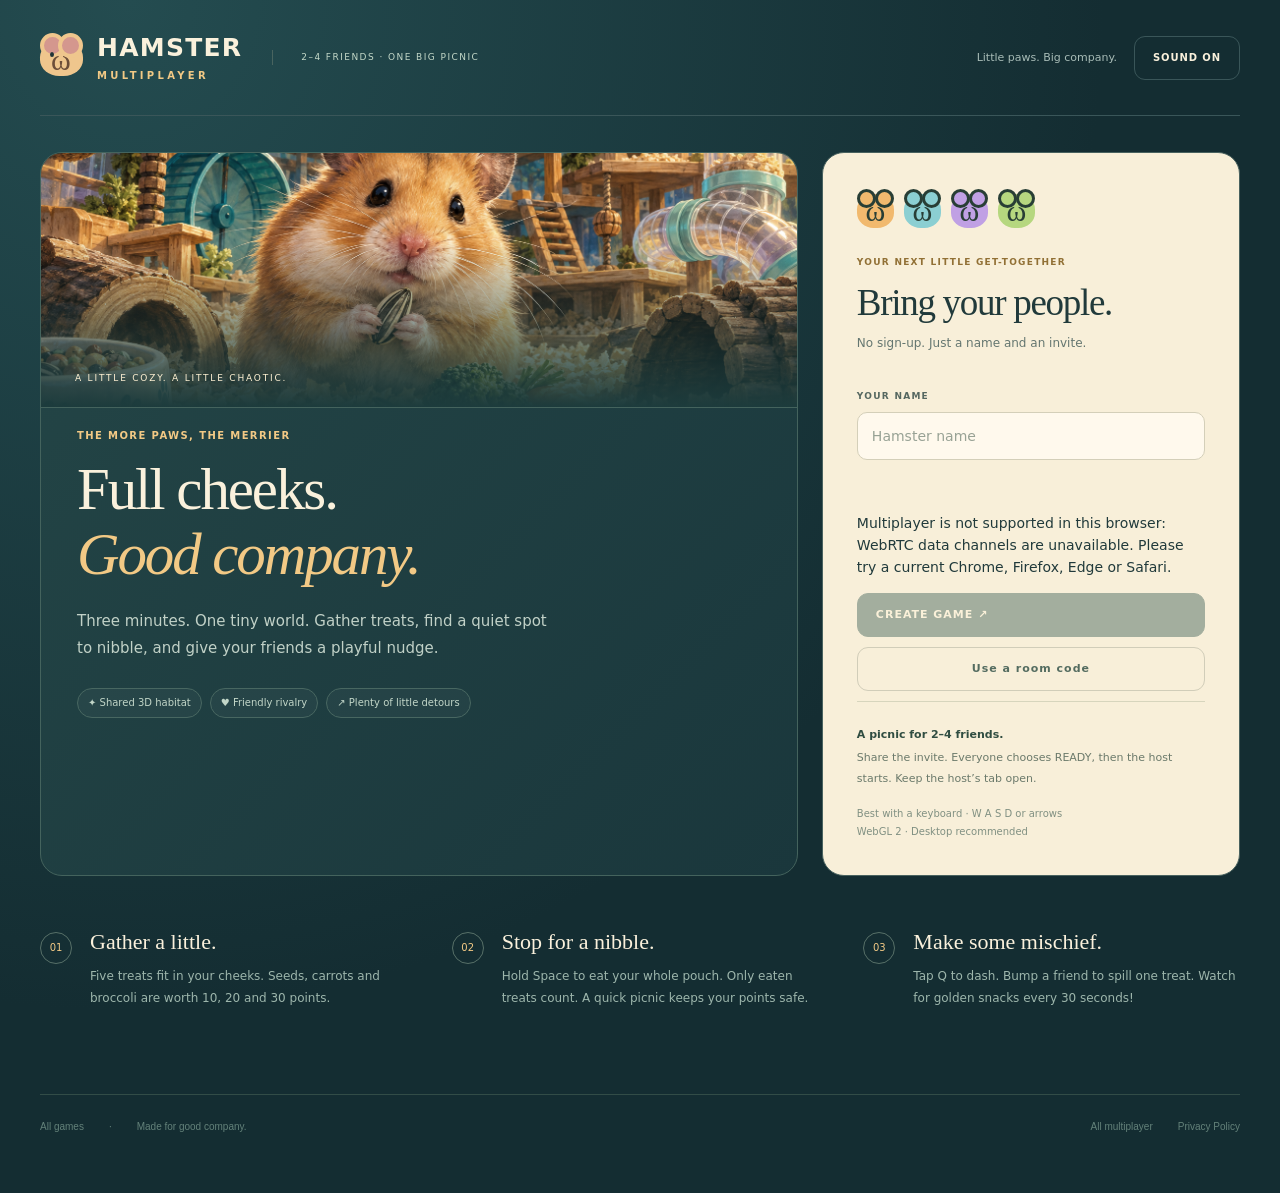
<file: games/hamster/index.html>
<!doctype html>
<html lang="en">
<head>
  <meta charset="utf-8">
  <script data-site-https>
    (() => {
      const { hostname, protocol, pathname, search, hash } = location;
      const publicHosts = ['mod-it.games', 'www.mod-it.games', 'gbyrka.github.io'];
      if (publicHosts.includes(hostname) && (protocol !== 'https:' || hostname !== 'mod-it.games')) {
        location.replace(`https://mod-it.games${pathname}${search}${hash}`);
      }
    })();
  </script>
  <meta name="viewport" content="width=device-width, initial-scale=1">
  <meta name="theme-color" content="#142d32">
  <meta name="description" content="HAMSTER multiplayer. Little paws, big company. A three-minute picnic for 2–4 friends: gather, nibble, bump and share the fun.">
  <title>HAMSTER multiplayer — Little paws. Big company.</title>
  <meta property="og:title" content="HAMSTER multiplayer — Little paws. Big company.">
  <meta property="og:description" content="A cozy, slightly chaotic picnic for 2–4 friends. Share a room, fill your cheeks and snack your way to the top.">
  <meta property="og:type" content="website">
  <link rel="icon" href="./favicon.svg">
  <link rel="stylesheet" href="../../ads.css?v=analytics1">
  <script src="../../monetization.js?v=analytics1"></script>
  <meta name="google-adsense-account" content="ca-pub-3806610967714181">
  <script id="adsense-script" async src="https://pagead2.googlesyndication.com/pagead/js/adsbygoogle.js?client=ca-pub-3806610967714181" crossorigin="anonymous" onerror="window.MoDITAds.unavailable()"></script>
  <style>body{margin:0;background:#142d32;color:#faf1dc;font-family:system-ui,sans-serif}[hidden]{display:none!important}.boot{padding:48px;text-align:center}</style>
</head>
<body>
  <main class="app">
    <header class="masthead">
      <a class="brand" href="../../" aria-label="All multiplayer games"><span class="brand-mark" aria-hidden="true"><i></i><b>ω</b></span><span>HAMSTER<small>MULTIPLAYER</small></span></a>
      <span class="room-badge">2–4 FRIENDS · ONE BIG PICNIC</span>
      <div class="header-actions"><span id="connection-status" role="status">Little paws. Big company.</span><button id="sound-toggle" class="quiet icon-button" type="button" aria-label="Mute sounds" aria-pressed="true">SOUND ON</button><button id="leave" class="quiet" type="button" hidden>LEAVE ROOM</button></div>
    </header>

    <section id="home" class="home-layout" hidden aria-labelledby="home-title">
      <div class="home-intro"><div class="hero-art" aria-hidden="true"><img src="./assets/hamster-simulator-cover.png" alt="" fetchpriority="high"><span class="art-caption">A LITTLE COZY. A LITTLE CHAOTIC.</span></div><div class="intro-copy"><p class="eyebrow">THE MORE PAWS, THE MERRIER</p><h1 id="home-title">Full cheeks.<br><em>Good company.</em></h1><p>Three minutes. One tiny world. Gather treats, find a quiet spot to nibble, and give your friends a playful nudge.</p><div class="feature-pills"><span>✦ Shared 3D habitat</span><span>♥ Friendly rivalry</span><span>↗ Plenty of little detours</span></div></div></div>
      <div class="entry-panel"><div class="four-friends" aria-hidden="true"><i>ω</i><i>ω</i><i>ω</i><i>ω</i></div><p class="eyebrow">YOUR NEXT LITTLE GET-TOGETHER</p><h2>Bring your people.</h2><p class="muted">No sign-up. Just a name and an invite.</p>
        <form id="connect-form"><label for="your-name">YOUR NAME</label><input id="your-name" maxlength="16" autocomplete="nickname" placeholder="Hamster name" required><div id="code-field" hidden><label for="room-code-input">ROOM CODE</label><input id="room-code-input" maxlength="8" autocomplete="off" autocapitalize="characters" spellcheck="false" placeholder="8-character code"></div><p id="form-error" class="error" role="alert"></p><button id="connect" class="primary" type="submit">CREATE GAME <span aria-hidden="true">↗</span></button><button id="mode-switch" class="quiet" type="button">Use a room code</button></form>
        <div class="entry-note"><strong>A picnic for 2–4 friends.</strong><p>Share the invite. Everyone chooses READY, then the host starts. Keep the host’s tab open.</p></div><p class="keyboard-note">Best with a keyboard · W A S D or arrows<br>WebGL 2 · Desktop recommended</p>
      </div>
      <div class="how-strip"><article><span>01</span><h3>Gather a little.</h3><p>Five treats fit in your cheeks. Seeds, carrots and broccoli are worth 10, 20 and 30 points.</p></article><article><span>02</span><h3>Stop for a nibble.</h3><p>Hold Space to eat your whole pouch. Only eaten treats count. A quick picnic keeps your points safe.</p></article><article><span>03</span><h3>Make some mischief.</h3><p>Tap Q to dash. Bump a friend to spill one treat. Watch for golden snacks every 30 seconds!</p></article></div>
    </section>

    <section id="connecting" class="panel centered" hidden><div class="four-friends" aria-hidden="true"><i>ω</i><i>ω</i></div><p class="eyebrow">MAKING ROOM FOR LITTLE PAWS</p><h2>Meeting your friends…</h2><p id="connecting-detail" class="muted">Opening the room.</p><button id="cancel" class="quiet" type="button">CANCEL</button></section>

    <section id="lobby" class="panel lobby-layout" hidden aria-labelledby="lobby-title"><div><p class="eyebrow">THE PICNIC IS ALMOST READY</p><h2 id="lobby-title">Save a spot for your friends.</h2><p class="muted">ROOM CODE</p><strong id="room-code" class="room-code"></strong><label for="invite-link">INVITE LINK</label><input id="invite-link" readonly><button id="copy-link" class="primary" type="button">COPY INVITE LINK ↗</button><p class="muted small">Same habitat, same treats, same three-minute clock.<br>Different plans for getting the fullest cheeks.</p></div><div class="grid-panel"><ol id="players" class="player-list"></ol><p id="lobby-hint" class="muted"></p><button id="ready" class="primary" type="button" hidden>READY</button><button id="start" class="primary" type="button" disabled>START PICNIC</button></div></section>

    <section id="picnic" class="picnic-layout" hidden aria-label="Multiplayer hamster picnic">
      <div class="game-shell"><div class="mission-bar"><span id="mission">Fill your cheeks. Remember to nibble.</span><strong id="round-clock">3:00</strong></div><div id="shell" class="board-wrap"><canvas id="game" tabindex="0" aria-label="3D hamster habitat. W A S D or arrows to move, hold Space to eat, Q to dash, E for the wheel."></canvas><div class="minimap"><span>YOUR LITTLE WORLD</span><canvas id="map" width="180" height="148" aria-label="Map with treats and all players"></canvas></div><div id="bloom-banner" class="bloom-banner" role="status" hidden>✦ GOLDEN SNACKS!</div><div id="countdown" class="countdown" aria-live="polite" role="status" hidden></div><div id="action-feedback" class="action-feedback" role="status" hidden></div>
        <section id="picnic-overlay" class="picnic-overlay" aria-labelledby="overlay-title" hidden><p id="overlay-eyebrow" class="eyebrow"></p><h2 id="overlay-title" data-winner-banner></h2><p id="overlay-copy" class="muted"></p><ol id="results" class="result-list"></ol><button id="resume" class="primary" type="button" hidden>RESUME PICNIC</button><button id="rematch" class="primary" type="button" hidden>ONE MORE PICNIC ↗</button><button id="return-lobby" class="quiet" type="button" hidden>BACK TO LOBBY</button></section></div>
        <div class="dashboard"><div class="score-meter"><small>YOUR POINTS</small><strong id="score">0</strong></div><div class="pouch-meter"><div><small>CHEEK POUCH</small><span id="pouch-value">0 / 5</span></div><div id="pouch" class="pouch-slots" aria-label="Treats in your cheeks"></div><span id="pouch-hint">Collect a treat to start your picnic.</span></div><div class="energy-meter"><div><small>ENERGY</small><span id="energy-value">100%</span></div><div class="meter-track"><i id="energy-fill"></i></div><small id="dash-status">Q · DASH READY</small></div></div><div id="interaction" class="interaction" role="status">Hold Space to eat · Q to dash</div>
      </div>
      <aside class="scoreboard"><p class="eyebrow">THE PICNIC TABLE</p><h2>Little paws.<br><em>Big appetites.</em></h2><ol id="standings" class="standings" aria-label="Live scores"></ol><div class="snack-card"><span>✦</span><div><strong id="snack-title">A golden opportunity.</strong><p id="snack-copy">Golden snacks appear every 30 seconds. Each is worth 50 points.</p></div></div><p id="ping" class="connection-detail">Connection ready</p><div class="side-actions"><button id="camera" class="quiet" type="button">C · CAMERA</button><button id="pause" class="quiet" type="button">PAUSE</button></div></aside>
      <div class="picnic-toolbar"><p class="controls"><span><kbd>W A S D</kbd> / <kbd>↑ ↓ ← →</kbd> Move</span><span><kbd>Shift</kbd> Walk & rest</span><span><kbd>Space</kbd> Hold to eat / drink</span><span><kbd>Q</kbd> Dash</span><span><kbd>E</kbd> Wheel</span><span><kbd>H</kbd> Squeak</span></p><details class="rules"><summary>THE LITTLE RULES</summary><div><p>Gather up to five treats, then hold Space for 0.85 seconds to eat them all and earn points. Letting go early cancels the bite. Uneaten treats score nothing when time runs out. Highest score wins; equal scores share the win.</p><p>Q gives a short dash: 12 energy, four seconds between dashes. A forward bump spills at most one uneaten treat and gives the bumped hamster two seconds of protection. Ordinary nudges never spill treats. Your banked score is always safe.</p><p>Use Shift to walk and restore energy. E enters or leaves the wheel near its open front. Only one hamster fits in the wheel; running earns 10 points every five seconds, up to three times per round. All players share the same three-minute clock.</p><p>Face the water spout and hold Space for 1.2 seconds for 2 points and 8 energy, with a five-second cooldown. Walk into the pastel tubes: W moves, S turns around, A / D chooses the fork. Eating and exploring work just like HAMSTER. Tubes and the wheel are sheltered from bumps.</p><p>Six golden treats appear every 30 seconds, rotating between the bedding, wooden loft and lookout deck. Pick them up within ten seconds, then eat them for 50 points each. The host can pause for everyone; a hidden host tab pauses the picnic. If a guest disconnects, everyone returns to the lobby. If the host leaves, the room ends.</p></div></details></div>
      <div class="touch-controls" aria-label="Touch hamster controls"><div><button type="button" data-key="ArrowLeft" aria-label="Turn left">←</button><button type="button" data-key="ArrowUp" aria-label="Move forward">↑</button><button type="button" data-key="ArrowRight" aria-label="Turn right">→</button><button type="button" data-key="ArrowDown" aria-label="Move backward">↓</button></div><div><button type="button" data-key="ShiftLeft" aria-label="Walk and recover energy">WALK</button><button type="button" data-key="Space" aria-label="Hold to eat or drink">EAT</button><button type="button" data-key="KeyQ" aria-label="Dash">DASH</button><button type="button" data-key="KeyE" aria-label="Enter or leave wheel">E</button></div></div>
    </section>
    <section id="disconnected" class="panel centered" hidden><p class="eyebrow">A LITTLE BREAK IN THE PICNIC</p><h2>Connection ended.</h2><p id="end-reason" class="muted"></p><button id="back-home" class="primary" type="button">BACK TO START</button></section>
    <div id="toast" class="toast" hidden role="status"></div><div id="boot" class="boot">Opening your little world…</div><noscript><p class="boot">Enable JavaScript to play.</p></noscript>
  </main>
  <aside id="hamster-ad" class="ad-placement ad-placement-game" aria-label="Advertisement" hidden><p class="ad-placement-label">Advertisements</p><ins class="adsbygoogle" style="display:block" data-ad-client="ca-pub-3806610967714181" data-ad-slot="9380002810" data-ad-format="auto" data-full-width-responsive="true"></ins></aside>
  <footer class="privacy-footer"><a href="/">All games</a> · <span>Made for good company.</span><a href="../../">All multiplayer</a><a href="../../../games/privacy.html">Privacy Policy</a></footer>
  <script type="module">
    const refresh = new URL(location.href).searchParams.get('_refresh');
    const refreshApp = () => {
      const url = new URL(location.href);
      url.searchParams.set('_refresh', Date.now().toString(36) + Math.random().toString(36).slice(2, 10));
      location.replace(url.href);
    };
    try {
      if (!HTMLScriptElement.supports?.('importmap')) throw new Error('Please update your browser to play.');
      const controller = new AbortController(), timeout = setTimeout(() => controller.abort(), 10000);
      let config;
      try {
        const response = await fetch(`../../config.json?check=${Date.now().toString(36)}`, { cache: 'no-store', signal: controller.signal });
        if (!response.ok) throw new Error('Configuration unavailable.');
        config = await response.json();
      } finally { clearTimeout(timeout); }
      if (!/^[a-z0-9]{3,16}$/i.test(config.version) || !Array.isArray(config.modules) || !config.modules.includes('./games/hamster/app.mjs')) throw new Error('Invalid configuration.');
      const assetQuery = `?v=${encodeURIComponent(config.version)}${refresh ? `&refresh=${encodeURIComponent(refresh)}` : ''}`;
      const imports = {}, root = new URL('../../', location.href);
      for (const path of config.modules) {
        if (!/^\.\/[a-z0-9/-]+\.mjs$/i.test(path)) throw new Error('Invalid module path.');
        const url = new URL(path, root); imports[url.href] = url.href + assetQuery;
      }
      document.documentElement.dataset.appVersion = config.version;
      document.querySelector('link[rel="icon"]').href = './favicon.svg' + assetQuery;
      const map = document.createElement('script'); map.type = 'importmap'; map.textContent = JSON.stringify({ imports }); document.head.append(map);
      const style = document.createElement('link'); style.rel = 'stylesheet'; style.href = './style.css' + assetQuery;
      const styled = new Promise((resolve, reject) => { style.onload = resolve; style.onerror = () => reject(new Error('Styles unavailable.')); }); document.head.append(style);
      await styled; await import(imports[new URL('./app.mjs', location.href).href]);
    } catch (error) {
      console.error('HAMSTER app startup failed:', error);
      if (!refresh && error.message !== 'Please update your browser to play.') {
        document.querySelector('#boot').textContent = 'Refreshing app files…';
        refreshApp();
      } else {
        const boot = document.querySelector('#boot'); boot.replaceChildren();
        const text = document.createElement('p'); text.textContent = `Picnic unavailable. ${error.message} Please reload.`;
        const button = document.createElement('button'); button.textContent = 'RELOAD'; button.onclick = refreshApp; boot.append(text, button);
      }
    }
  </script>
</body>
</html>
</file>
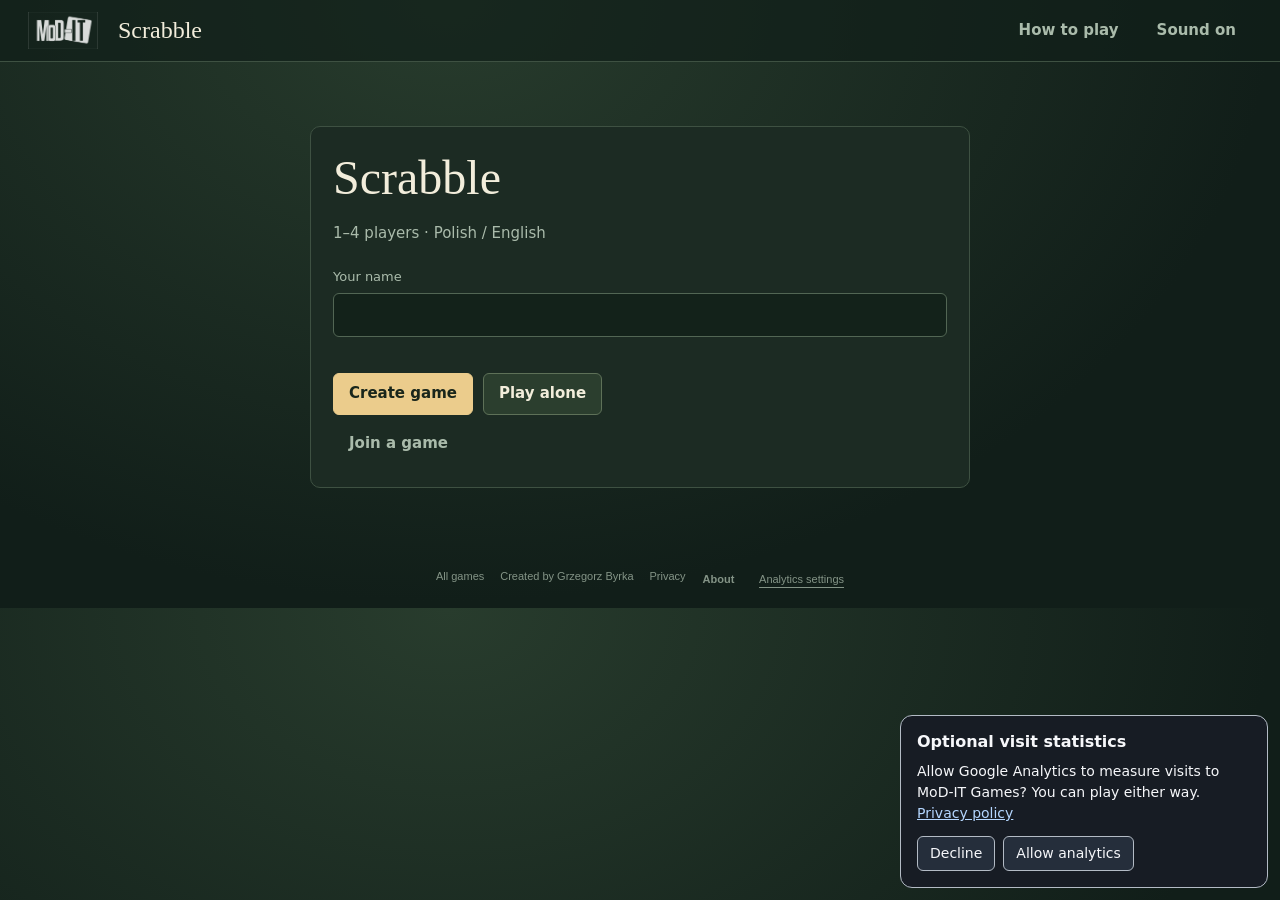
<file: games/scrabble/index.html>
<!doctype html>
<html lang="en">
<head>
  <meta charset="utf-8">
  <script data-site-https>(()=>{const{hostname,protocol,pathname,search,hash}=location;if(['mod-it.games','www.mod-it.games','gbyrka.github.io'].includes(hostname)&&(protocol!=='https:'||hostname!=='mod-it.games'))location.replace(`https://mod-it.games${pathname}${search}${hash}`);})();</script>
  <meta name="viewport" content="width=device-width, initial-scale=1">
  <meta name="theme-color" content="#142923">
  <meta name="robots" content="noindex,nofollow">
  <meta name="description" content="Play Scrabble with 2–4 friends or practise solo. Polish and English, with an optional time limit per move. No sign-up.">
  <title>Scrabble · MoD-IT</title>
  <link rel="canonical" href="https://mod-it.games/multiplayer/games/scrabble/">
  <meta property="og:type" content="website">
  <meta property="og:title" content="Scrabble · MoD-IT">
  <meta property="og:description" content="Polish and English. 1–4 players. Optional time limit per move. No sign-up.">
  <meta property="og:url" content="https://mod-it.games/multiplayer/games/scrabble/">
  <meta property="og:image" content="https://mod-it.games/multiplayer/marketing/scrabble-linkedin.png">
  <meta name="twitter:card" content="summary_large_image">
  <meta name="twitter:image" content="https://mod-it.games/multiplayer/marketing/scrabble-linkedin.png">
  <link rel="icon" href="./favicon.svg">
  <style>body{margin:0;background:#142923;color:#f5f0df;font-family:system-ui,sans-serif}[hidden]{display:none!important}.boot{padding:48px;text-align:center}</style>
  <link rel="stylesheet" href="../../ads.css?v=analytics1">
  <script src="../../monetization.js?v=analytics1"></script>
</head>
<body>
  <a class="skip-link" href="#main">Skip to game</a>
  <header class="site-header">
    <a class="brand" href="../../" aria-label="MoD-IT games"><img src="../../assets/mod-it.jpg" alt="MoD-IT" width="600" height="323"><span>Scrabble</span></a>
    <nav class="header-actions" aria-label="Game navigation"><button class="button quiet" data-action="rules" type="button">How to play</button><button id="sound-toggle" class="button quiet" data-action="toggle-sound" aria-pressed="true" type="button">Sound on</button><button id="leave" class="button quiet" data-action="leave" type="button" hidden>Leave game</button></nav>
  </header>
  <div class="page-shell"><main id="main"></main><details id="chat-section" class="chat-section" hidden><summary>Room chat</summary><div id="chat-root"></div></details></div>
  <div id="announcer" class="sr-only" aria-live="polite" aria-atomic="true"></div>
  <div id="toast" class="toast" role="status" hidden></div>
  <div id="boot" class="boot">Loading Scrabble…</div>
  <dialog id="dialog"><button class="button quiet dialog-close" data-action="close-dialog" type="button" aria-label="Close dialog">Close ×</button><div id="dialog-content"></div></dialog>
  <noscript><p class="boot">Enable JavaScript to play.</p></noscript>
  <footer class="privacy-footer"><a href="/">All games</a><a href="https://www.linkedin.com/in/grzegorz-byrka-81175515/" target="_blank" rel="noopener noreferrer">Created by Grzegorz Byrka</a><a href="../../../games/privacy.html">Privacy</a><button type="button" class="button quiet" data-action="about">About</button></footer>
  <script type="module">
    const refresh = new URL(location.href).searchParams.get('_refresh');
    const refreshApp = () => {
      const url = new URL(location.href);
      url.searchParams.set('_refresh', Date.now().toString(36) + Math.random().toString(36).slice(2, 10));
      location.replace(url.href);
    };
    try {
      if (!HTMLScriptElement.supports?.('importmap')) throw new Error('Please update your browser to play.');
      const controller = new AbortController(), timeout = setTimeout(() => controller.abort(), 10000);
      let config;
      try {
        const response = await fetch(`../../config.json?check=${Date.now().toString(36)}`, { cache: 'no-store', signal: controller.signal });
        if (!response.ok) throw new Error('Configuration unavailable.');
        config = await response.json();
      } finally { clearTimeout(timeout); }
      if (!/^[a-z0-9]{3,16}$/i.test(config.version) || !Array.isArray(config.modules) || !config.modules.includes('./games/scrabble/app.mjs')) throw new Error('Invalid configuration.');
      const assetQuery = `?v=${encodeURIComponent(config.version)}${refresh ? `&refresh=${encodeURIComponent(refresh)}` : ''}`;
      const imports = {}, root = new URL('../../', location.href);
      for (const path of config.modules) {
        if (!/^\.\/[a-z0-9/-]+\.mjs$/i.test(path)) throw new Error('Invalid module path.');
        const url = new URL(path, root); imports[url.href] = url.href + assetQuery;
      }
      document.documentElement.dataset.appVersion = config.version;
      document.querySelector('link[rel="icon"]').href = './favicon.svg' + assetQuery;
      const map = document.createElement('script'); map.type = 'importmap'; map.textContent = JSON.stringify({ imports }); document.head.append(map);
      const style = document.createElement('link'); style.rel = 'stylesheet'; style.href = './style.css' + assetQuery;
      const styled = new Promise((resolve, reject) => { style.onload = resolve; style.onerror = () => reject(new Error('Styles unavailable.')); }); document.head.append(style);
      await styled; await import(imports[new URL('./app.mjs', location.href).href]);
    } catch (error) {
      console.error('Scrabble startup failed:', error);
      if (!refresh && error.message !== 'Please update your browser to play.') { document.querySelector('#boot').textContent = 'Refreshing app files…'; refreshApp(); }
      else {
        const boot = document.querySelector('#boot'); boot.replaceChildren();
        const text = document.createElement('p'); text.textContent = `Scrabble unavailable. ${error.message} Please reload.`;
        const button = document.createElement('button'); button.textContent = 'RELOAD'; button.onclick = refreshApp; boot.append(text, button);
      }
    }
    addEventListener('pageshow', event => { if (event.persisted) location.reload(); });
  </script>
</body>
</html>
</file>
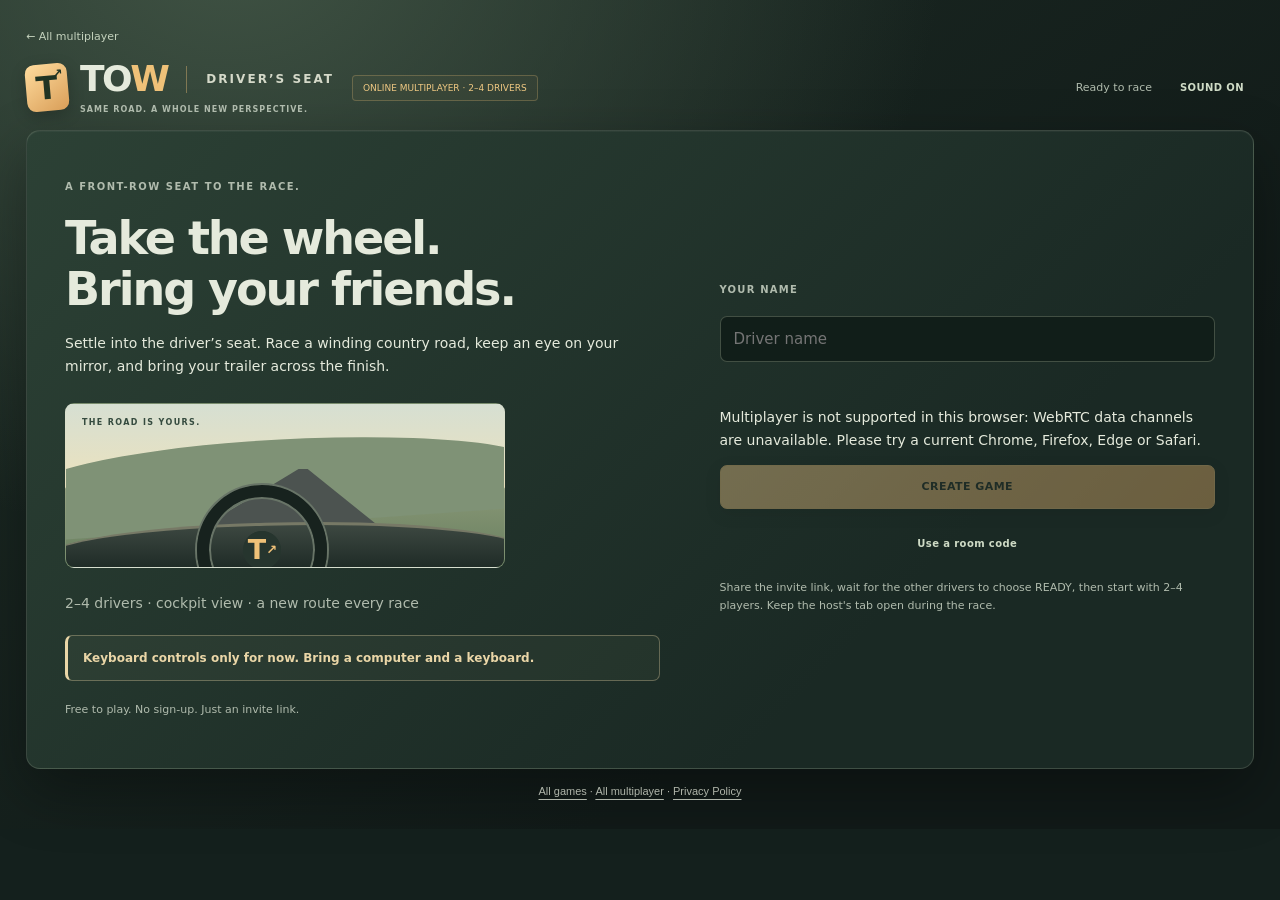
<file: games/tow-drivers-seat/index.html>
<!doctype html>
<html lang="en">
<head>
  <meta charset="utf-8">
  <script data-site-https>
    (() => {
      const { hostname, protocol, pathname, search, hash } = location;
      const publicHosts = ['mod-it.games', 'www.mod-it.games', 'gbyrka.github.io'];
      if (publicHosts.includes(hostname) && (protocol !== 'https:' || hostname !== 'mod-it.games')) {
        location.replace(`https://mod-it.games${pathname}${search}${hash}`);
      }
    })();
  </script>
  <meta name="google-adsense-account" content="ca-pub-3806610967714181">
  <meta name="viewport" content="width=device-width, initial-scale=1">
  <meta name="theme-color" content="#17251e">
  <meta name="description" content="TOW: Driver’s Seat — first-person multiplayer trailer racing for 2–4 drivers. Share an invite link and race a new road together. Keyboard controls only for now.">
  <title>TOW: Driver’s Seat · Online multiplayer</title>
  <meta property="og:title" content="TOW: Driver’s Seat">
  <meta property="og:description" content="Free first-person multiplayer trailer racing. 2–4 drivers. One finish. Keyboard controls only for now. No sign-up — just share an invite link.">
  <meta property="og:type" content="website">
  <meta property="og:url" content="https://mod-it.games/multiplayer/games/tow-drivers-seat/">
  <meta property="og:site_name" content="MoD-IT Multiplayer">
  <meta property="og:image" content="https://mod-it.games/multiplayer/assets/tow-drivers-seat-social.jpg">
  <meta property="og:image:type" content="image/jpeg">
  <meta property="og:image:width" content="1200">
  <meta property="og:image:height" content="629">
  <meta property="og:image:alt" content="TOW: Driver’s Seat — online multiplayer, 2–4 drivers. First-person trailer racing on a winding forest road, with a steering wheel and a trailer visible in the left mirror. Keyboard controls only for now.">
  <meta name="twitter:card" content="summary_large_image">
  <meta name="twitter:title" content="TOW: Driver’s Seat">
  <meta name="twitter:description" content="Online multiplayer trailer racing for 2–4 drivers. Keyboard controls only for now. Free. No sign-up.">
  <meta name="twitter:image" content="https://mod-it.games/multiplayer/assets/tow-drivers-seat-social.jpg">
  <link rel="canonical" href="https://mod-it.games/multiplayer/games/tow-drivers-seat/">
  <link rel="icon" href="../../favicon.svg">
  <link rel="stylesheet" href="../../ads.css?v=analytics1">
  <script src="../../monetization.js?v=analytics1"></script>
  <script id="adsense-script" async src="https://pagead2.googlesyndication.com/pagead/js/adsbygoogle.js?client=ca-pub-3806610967714181"
          crossorigin="anonymous" onerror="window.MoDITAds.unavailable()"></script>
  <style>body{margin:0;background:#17251e;color:#e5eadc;font-family:system-ui,sans-serif}[hidden]{display:none!important}.boot{padding:48px;text-align:center}</style>
</head>
<body class="drivers-seat">
  <main class="app">
    <a class="collection-link" href="../../">← All multiplayer</a>
    <header class="masthead">
      <div class="identity"><span class="road-sign" aria-hidden="true">T<span>↗</span></span><div><h1>TO<span>W</span><small>DRIVER’S SEAT</small></h1><p class="eyebrow">SAME ROAD. A WHOLE NEW PERSPECTIVE.</p></div></div>
      <span class="player-badge">ONLINE MULTIPLAYER · 2–4 DRIVERS</span>
      <p id="connection-status" role="status">Ready to race</p>
      <button id="sound-toggle" class="quiet" type="button" aria-label="Mute sounds" aria-pressed="true">SOUND ON</button>
      <button id="leave" class="quiet" type="button" hidden>LEAVE ROOM</button>
    </header>

    <section id="home" class="panel" aria-labelledby="home-title" hidden>
      <div class="home-intro"><p class="eyebrow">A FRONT-ROW SEAT TO THE RACE.</p><h2 id="home-title">Take the wheel.<br>Bring your friends.</h2><p>Settle into the driver’s seat. Race a winding country road, keep an eye on your mirror, and bring your trailer across the finish.</p><div class="cockpit-preview" aria-hidden="true"><div class="preview-horizon"></div><div class="preview-road"></div><div class="preview-dash"></div><div class="preview-wheel">T<span>↗</span></div><span class="preview-caption">THE ROAD IS YOURS.</span></div><p class="muted">2–4 drivers · cockpit view · a new route every race</p><p class="keyboard-notice">Keyboard controls only for now. Bring a computer and a keyboard.</p><p class="muted small">Free to play. No sign-up. Just an invite link.</p></div>
      <form id="connect-form" class="connect-form">
        <label for="your-name">YOUR NAME</label><input id="your-name" maxlength="16" autocomplete="nickname" placeholder="Driver name" required>
        <div id="code-field" hidden><label for="room-code-input">ROOM CODE</label><input id="room-code-input" maxlength="8" autocomplete="off" autocapitalize="characters" spellcheck="false" placeholder="8-character code"></div>
        <p id="form-error" class="error" role="alert"></p><button id="connect" class="primary" type="submit">CREATE GAME</button>
        <button id="mode-switch" class="quiet" type="button">Use a room code</button>
        <p class="muted small">Share the invite link, wait for the other drivers to choose READY, then start with 2–4 players. Keep the host's tab open during the race.</p>
      </form>
    </section>

    <section id="connecting" class="panel centered" hidden><p class="eyebrow">MEETING AT THE START LINE</p><h2>Connecting…</h2><p id="connecting-detail">Opening the room.</p><button id="cancel" type="button">CANCEL</button></section>

    <section id="lobby" class="panel" aria-labelledby="lobby-title" hidden>
      <div><p class="eyebrow">YOUR STARTING GRID</p><h2 id="lobby-title">Bring your friends.</h2><p class="muted">ROOM CODE</p><strong id="room-code" class="room-code"></strong><label for="invite-link">INVITE LINK</label><input id="invite-link" readonly><button id="copy-link" type="button">COPY INVITE LINK</button><p class="muted small">All drivers use the same generated road. The host starts each race with 2–4 players. Keyboard controls only for now.</p></div>
      <div class="grid-panel"><ol id="players" class="player-list"></ol><p id="lobby-hint" class="muted"></p><button id="ready" class="primary" type="button" hidden>READY</button><button id="start" class="primary" type="button" disabled>START RACE</button></div>
    </section>

    <section id="race" class="race-layout" hidden aria-label="Trailer race">
      <div class="game-shell">
        <div class="mission-bar"><span id="mission">Follow the arrows to the finish.</span><span id="race-clock">0:00.0</span></div>
        <div class="board-wrap">
          <canvas id="game" tabindex="0" aria-label="Driver’s view with a live left mirror. Use arrow keys to drive, Space to brake, and H for the horn."></canvas>
          <div class="minimap"><canvas id="minimap" aria-label="Map showing all racers"></canvas></div>
          <aside id="race-standings" class="race-standings" aria-label="All drivers’ race progress"></aside>
          <div class="view-label" aria-hidden="true"><i></i> DRIVER’S SEAT</div>
          <div id="countdown" class="countdown" role="status" aria-live="polite" hidden></div>
          <section id="race-overlay" class="race-overlay" hidden aria-labelledby="overlay-title">
            <p id="overlay-eyebrow" class="eyebrow"></p><h2 id="overlay-title"></h2><p id="overlay-copy"></p><ol id="results" class="result-list"></ol>
            <button id="resume" class="primary" type="button" hidden>RESUME RACE</button><button id="rematch" class="primary" type="button" hidden>RACE AGAIN</button>
          </section>
        </div>
        <div class="dashboard"><div class="speedometer"><span id="gear" class="gear">N</span><strong id="speed">0</strong><span class="unit">KM/H</span><span id="brake-indicator" hidden aria-hidden="true"></span></div><div class="race-progress"><span id="progress-label">0% OF ROUTE</span><div><i id="progress-fill"></i></div></div><div class="position"><small>POSITION</small><strong id="position">1 / 2</strong></div></div>
      </div>
      <div class="race-toolbar"><span id="ping">Connection ready</span><div><button id="reset" class="quiet" type="button">RESET TO CHECKPOINT (+3s)</button><button id="pause" class="quiet" type="button">PAUSE</button></div></div>
      <div id="touch-controls" class="touch-controls" aria-label="Touch driving controls"><div><button type="button" data-key="ArrowLeft" aria-label="Steer left">←</button><button type="button" data-key="ArrowRight" aria-label="Steer right">→</button><button type="button" data-key="KeyH" aria-label="Horn">H</button></div><div><button type="button" data-key="ArrowDown" aria-label="Brake and reverse">↓</button><button type="button" data-key="Space" aria-label="Brake">■</button><button type="button" data-key="ArrowUp" aria-label="Accelerate">↑</button></div></div>
      <p class="controls"><kbd>↑</kbd><kbd>↓</kbd> Accelerate / brake / reverse <span><kbd>←</kbd><kbd>→</kbd> Steer</span> <span><kbd>Space</kbd> Brake</span> <span><kbd>H</kbd> Horn</span> <span><kbd>R</kbd> Reset (+3s)</span></p>
      <details class="network-test" hidden><summary>Connection test settings</summary><div><label for="delay">Extra outgoing delay</label><select id="delay"><option value="0">None</option><option value="50">50 ms</option><option value="100">100 ms</option><option value="200">200 ms</option></select><label for="loss">Outgoing packet loss</label><select id="loss"><option value="0">None</option><option value="5">5%</option><option value="15">15%</option><option value="30">30%</option></select></div><p class="muted small">Use these controls on either device to test a slower connection. They apply to driving data and ping measurements.</p></details>
    </section>
    <section id="disconnected" class="panel centered" hidden><p class="eyebrow">BACK TO THE GARAGE</p><h2>Connection ended.</h2><p id="end-reason"></p><button id="back-home" type="button" class="primary">BACK TO START</button></section>
    <div id="toast" class="toast" hidden role="status"></div>
    <div id="boot" class="boot">Opening the track…</div>
    <noscript><p class="boot">Enable JavaScript to play.</p></noscript>
  </main>
  <aside id="tow-ad" class="ad-placement ad-placement-game" aria-label="Advertisement" hidden>
    <p class="ad-placement-label">Advertisements</p>
    <ins class="adsbygoogle" style="display:block"
         data-ad-client="ca-pub-3806610967714181"
         data-ad-slot="9380002810"
         data-ad-format="auto"
         data-full-width-responsive="true"></ins>
  </aside>
  <footer class="privacy-footer"><a href="/">All games</a> · <a href="../../">All multiplayer</a> · <a href="../../../games/privacy.html">Privacy Policy</a></footer>
  <script type="module">
    const refresh = new URL(location.href).searchParams.get('_refresh');
    const refreshApp = () => {
      const url = new URL(location.href);
      url.searchParams.set('_refresh', Date.now().toString(36) + Math.random().toString(36).slice(2, 10));
      location.replace(url.href);
    };
    try {
      if (!HTMLScriptElement.supports?.('importmap')) throw new Error('Please update your browser to play.');
      const controller = new AbortController(), timeout = setTimeout(() => controller.abort(), 10000);
      let config;
      try {
        const response = await fetch(`../../config.json?check=${Date.now().toString(36)}`, { cache: 'no-store', signal: controller.signal });
        if (!response.ok) throw new Error('Configuration unavailable.');
        config = await response.json();
      } finally { clearTimeout(timeout); }
      if (!/^[a-z0-9]{3,16}$/i.test(config.version) || !Array.isArray(config.modules) || !config.modules.includes('./games/tow-drivers-seat/app.mjs')) throw new Error('Invalid configuration.');
      const assetQuery = `?v=${encodeURIComponent(config.version)}${refresh ? `&refresh=${encodeURIComponent(refresh)}` : ''}`;
      const imports = {}, root = new URL('../../', location.href);
      for (const path of config.modules) {
        if (!/^\.\/[a-z0-9/-]+\.mjs$/i.test(path)) throw new Error('Invalid module path.');
        const url = new URL(path, root); imports[url.href] = url.href + assetQuery;
      }
      document.documentElement.dataset.appVersion = config.version;
      const map = document.createElement('script'); map.type = 'importmap'; map.textContent = JSON.stringify({ imports }); document.head.append(map);
      await Promise.all(['../tow/style.css', './style.css'].map(href => {
        const style = document.createElement('link'); style.rel = 'stylesheet'; style.href = href + assetQuery;
        const loaded = new Promise((resolve, reject) => { style.onload = resolve; style.onerror = () => reject(new Error('Styles unavailable.')); }); document.head.append(style); return loaded;
      })); await import(imports[new URL('./app.mjs', location.href).href]);
    } catch (error) {
      console.error('TOW Driver’s Seat app startup failed:', error);
      if (!refresh && error.message !== 'Please update your browser to play.') {
        document.querySelector('#boot').textContent = 'Refreshing app files…';
        refreshApp();
      } else {
        const boot = document.querySelector('#boot'); boot.replaceChildren();
        const text = document.createElement('p'); text.textContent = `Track unavailable. ${error.message} Please reload.`;
        const button = document.createElement('button'); button.textContent = 'RELOAD'; button.onclick = refreshApp; boot.append(text, button);
      }
    }
  </script>
</body>
</html>
</file>
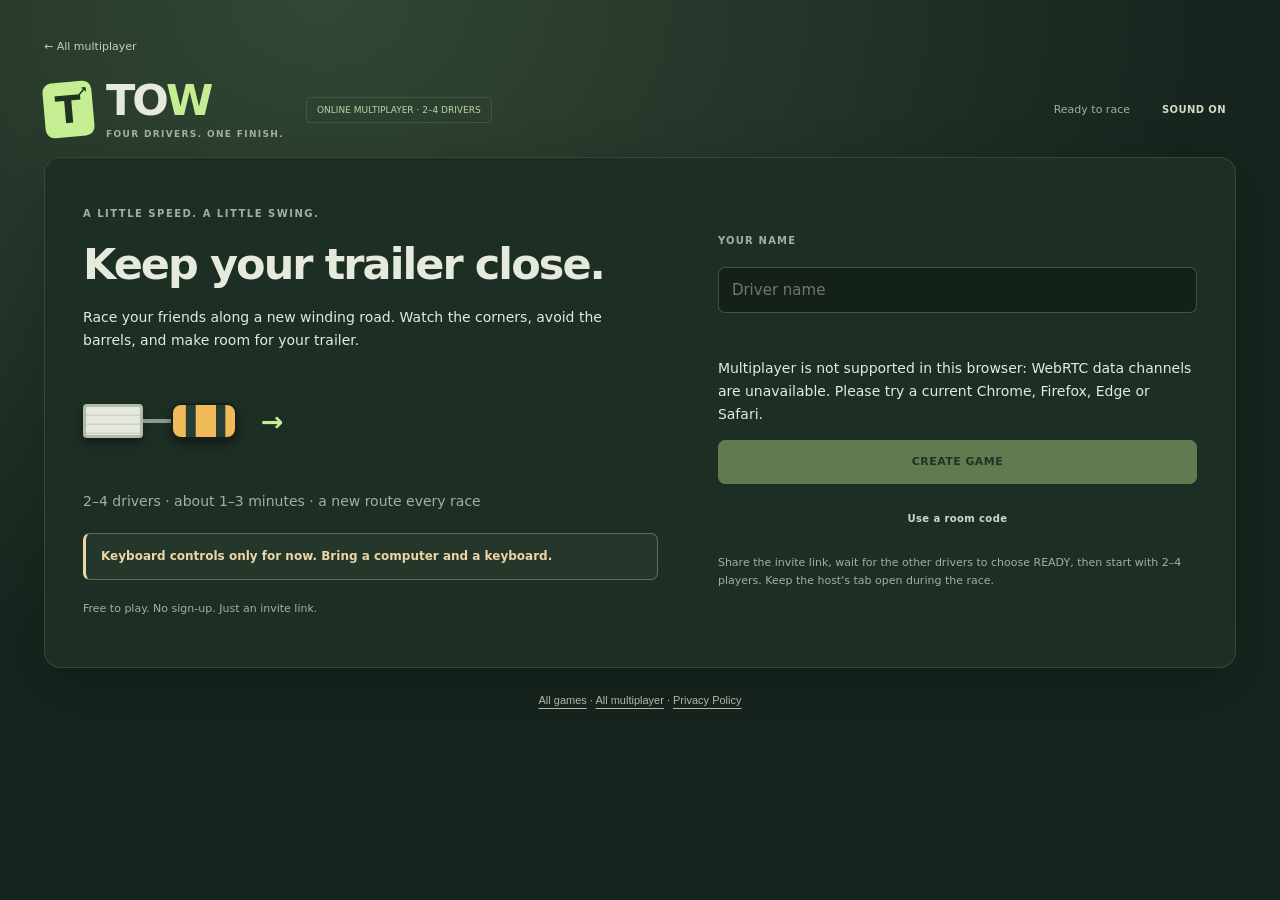
<file: games/tow/index.html>
<!doctype html>
<html lang="en">
<head>
  <meta charset="utf-8">
  <script data-site-https>
    (() => {
      const { hostname, protocol, pathname, search, hash } = location;
      const publicHosts = ['mod-it.games', 'www.mod-it.games', 'gbyrka.github.io'];
      if (publicHosts.includes(hostname) && (protocol !== 'https:' || hostname !== 'mod-it.games')) {
        location.replace(`https://mod-it.games${pathname}${search}${hash}`);
      }
    })();
  </script>
  <meta name="google-adsense-account" content="ca-pub-3806610967714181">
  <meta name="viewport" content="width=device-width, initial-scale=1">
  <meta name="theme-color" content="#17251e">
  <meta name="description" content="TOW — free online multiplayer trailer racing for 2–4 drivers. Share an invite link and race a new road together. Keyboard controls only for now.">
  <title>TOW — Keep your trailer close. · Online multiplayer</title>
  <meta property="og:title" content="TOW — Keep your trailer close.">
  <meta property="og:description" content="Free online multiplayer trailer racing. 2–4 drivers. One finish. Keyboard controls only for now. No sign-up — just share an invite link.">
  <meta property="og:type" content="website">
  <meta property="og:url" content="https://mod-it.games/multiplayer/games/tow/">
  <meta property="og:site_name" content="MoD-IT Multiplayer">
  <meta property="og:image" content="https://mod-it.games/multiplayer/assets/tow-social.jpg">
  <meta property="og:image:type" content="image/jpeg">
  <meta property="og:image:width" content="1200">
  <meta property="og:image:height" content="686">
  <meta property="og:image:alt" content="TOW — online multiplayer, 2–4 drivers. Four cars tow trailers along a winding road. Keyboard controls only for now.">
  <meta name="twitter:card" content="summary_large_image">
  <meta name="twitter:title" content="TOW — Keep your trailer close.">
  <meta name="twitter:description" content="Online multiplayer trailer racing for 2–4 drivers. Keyboard controls only for now. Free. No sign-up.">
  <meta name="twitter:image" content="https://mod-it.games/multiplayer/assets/tow-social.jpg">
  <link rel="canonical" href="https://mod-it.games/multiplayer/games/tow/">
  <link rel="icon" href="../../favicon.svg">
  <link rel="stylesheet" href="../../ads.css?v=analytics1">
  <script src="../../monetization.js?v=analytics1"></script>
  <script id="adsense-script" async src="https://pagead2.googlesyndication.com/pagead/js/adsbygoogle.js?client=ca-pub-3806610967714181"
          crossorigin="anonymous" onerror="window.MoDITAds.unavailable()"></script>
  <style>body{margin:0;background:#17251e;color:#e5eadc;font-family:system-ui,sans-serif}[hidden]{display:none!important}.boot{padding:48px;text-align:center}</style>
</head>
<body>
  <main class="app">
    <a class="collection-link" href="../../">← All multiplayer</a>
    <header class="masthead">
      <div class="identity"><span class="road-sign" aria-hidden="true">T<span>↗</span></span><div><h1>TO<span>W</span></h1><p class="eyebrow">FOUR DRIVERS. ONE FINISH.</p></div></div>
      <span class="player-badge">ONLINE MULTIPLAYER · 2–4 DRIVERS</span>
      <p id="connection-status" role="status">Ready to race</p>
      <button id="sound-toggle" class="quiet" type="button" aria-label="Mute sounds" aria-pressed="true">SOUND ON</button>
      <button id="leave" class="quiet" type="button" hidden>LEAVE ROOM</button>
    </header>

    <section id="home" class="panel" aria-labelledby="home-title" hidden>
      <div class="home-intro"><p class="eyebrow">A LITTLE SPEED. A LITTLE SWING.</p><h2 id="home-title">Keep your trailer close.</h2><p>Race your friends along a new winding road. Watch the corners, avoid the barrels, and make room for your trailer.</p><div class="rig-preview" aria-hidden="true"><span class="preview-car"></span><i></i><span class="preview-trailer"></span><b>→</b></div><p class="muted">2–4 drivers · about 1–3 minutes · a new route every race</p><p class="keyboard-notice">Keyboard controls only for now. Bring a computer and a keyboard.</p><p class="muted small">Free to play. No sign-up. Just an invite link.</p></div>
      <form id="connect-form" class="connect-form">
        <label for="your-name">YOUR NAME</label><input id="your-name" maxlength="16" autocomplete="nickname" placeholder="Driver name" required>
        <div id="code-field" hidden><label for="room-code-input">ROOM CODE</label><input id="room-code-input" maxlength="8" autocomplete="off" autocapitalize="characters" spellcheck="false" placeholder="8-character code"></div>
        <p id="form-error" class="error" role="alert"></p><button id="connect" class="primary" type="submit">CREATE GAME</button>
        <button id="mode-switch" class="quiet" type="button">Use a room code</button>
        <p class="muted small">Share the invite link, wait for the other drivers to choose READY, then start with 2–4 players. Keep the host's tab open during the race.</p>
      </form>
    </section>

    <section id="connecting" class="panel centered" hidden><p class="eyebrow">MEETING AT THE START LINE</p><h2>Connecting…</h2><p id="connecting-detail">Opening the room.</p><button id="cancel" type="button">CANCEL</button></section>

    <section id="lobby" class="panel" aria-labelledby="lobby-title" hidden>
      <div><p class="eyebrow">YOUR STARTING GRID</p><h2 id="lobby-title">Bring your friends.</h2><p class="muted">ROOM CODE</p><strong id="room-code" class="room-code"></strong><label for="invite-link">INVITE LINK</label><input id="invite-link" readonly><button id="copy-link" type="button">COPY INVITE LINK</button><p class="muted small">All drivers use the same generated road. The host starts each race with 2–4 players. Keyboard controls only for now.</p></div>
      <div class="grid-panel"><ol id="players" class="player-list"></ol><p id="lobby-hint" class="muted"></p><button id="ready" class="primary" type="button" hidden>READY</button><button id="start" class="primary" type="button" disabled>START RACE</button></div>
    </section>

    <section id="race" class="race-layout" hidden aria-label="Trailer race">
      <div class="game-shell">
        <div class="mission-bar"><span id="mission">Follow the arrows to the finish.</span><span id="race-clock">0:00.0</span></div>
        <div class="board-wrap">
          <canvas id="game" tabindex="0" aria-label="Race track. Use arrow keys to drive, Space to brake, and H for the horn."></canvas>
          <div class="minimap"><canvas id="minimap" aria-label="Map showing all racers"></canvas></div>
          <div id="countdown" class="countdown" role="status" aria-live="polite" hidden></div>
          <section id="race-overlay" class="race-overlay" hidden aria-labelledby="overlay-title">
            <p id="overlay-eyebrow" class="eyebrow"></p><h2 id="overlay-title"></h2><p id="overlay-copy"></p><ol id="results" class="result-list"></ol>
            <button id="resume" class="primary" type="button" hidden>RESUME RACE</button><button id="rematch" class="primary" type="button" hidden>RACE AGAIN</button>
          </section>
        </div>
        <div class="dashboard"><div class="speedometer"><span id="gear" class="gear">N</span><strong id="speed">0</strong><span class="unit">KM/H</span><span id="brake-indicator">BRAKE</span></div><div class="race-progress"><span id="progress-label">0% OF ROUTE</span><div><i id="progress-fill"></i></div></div><div class="position"><small>POSITION</small><strong id="position">1 / 2</strong></div></div>
      </div>
      <div class="race-toolbar"><span id="ping">Connection ready</span><div><button id="reset" class="quiet" type="button">RESET TO CHECKPOINT (+3s)</button><button id="pause" class="quiet" type="button">PAUSE</button></div></div>
      <div id="touch-controls" class="touch-controls" aria-label="Touch driving controls"><div><button type="button" data-key="ArrowLeft" aria-label="Steer left">←</button><button type="button" data-key="ArrowRight" aria-label="Steer right">→</button><button type="button" data-key="KeyH" aria-label="Horn">H</button></div><div><button type="button" data-key="ArrowDown" aria-label="Brake and reverse">↓</button><button type="button" data-key="Space" aria-label="Brake">■</button><button type="button" data-key="ArrowUp" aria-label="Accelerate">↑</button></div></div>
      <p class="controls"><kbd>↑</kbd><kbd>↓</kbd> Accelerate / brake / reverse <span><kbd>←</kbd><kbd>→</kbd> Steer</span> <span><kbd>Space</kbd> Brake</span> <span><kbd>H</kbd> Horn</span> <span><kbd>R</kbd> Reset (+3s)</span></p>
      <details class="network-test" hidden><summary>Connection test settings</summary><div><label for="delay">Extra outgoing delay</label><select id="delay"><option value="0">None</option><option value="50">50 ms</option><option value="100">100 ms</option><option value="200">200 ms</option></select><label for="loss">Outgoing packet loss</label><select id="loss"><option value="0">None</option><option value="5">5%</option><option value="15">15%</option><option value="30">30%</option></select></div><p class="muted small">Use these controls on either device to test a slower connection. They apply to driving data and ping measurements.</p></details>
    </section>
    <section id="disconnected" class="panel centered" hidden><p class="eyebrow">BACK TO THE GARAGE</p><h2>Connection ended.</h2><p id="end-reason"></p><button id="back-home" type="button" class="primary">BACK TO START</button></section>
    <div id="toast" class="toast" hidden role="status"></div>
    <div id="boot" class="boot">Opening the track…</div>
    <noscript><p class="boot">Enable JavaScript to play.</p></noscript>
  </main>
  <aside id="tow-ad" class="ad-placement ad-placement-game" aria-label="Advertisement" hidden>
    <p class="ad-placement-label">Advertisements</p>
    <ins class="adsbygoogle" style="display:block"
         data-ad-client="ca-pub-3806610967714181"
         data-ad-slot="9380002810"
         data-ad-format="auto"
         data-full-width-responsive="true"></ins>
  </aside>
  <footer class="privacy-footer"><a href="/">All games</a> · <a href="../../">All multiplayer</a> · <a href="../../../games/privacy.html">Privacy Policy</a></footer>
  <script type="module">
    const refresh = new URL(location.href).searchParams.get('_refresh');
    const refreshApp = () => {
      const url = new URL(location.href);
      url.searchParams.set('_refresh', Date.now().toString(36) + Math.random().toString(36).slice(2, 10));
      location.replace(url.href);
    };
    try {
      if (!HTMLScriptElement.supports?.('importmap')) throw new Error('Please update your browser to play.');
      const controller = new AbortController(), timeout = setTimeout(() => controller.abort(), 10000);
      let config;
      try {
        const response = await fetch(`../../config.json?check=${Date.now().toString(36)}`, { cache: 'no-store', signal: controller.signal });
        if (!response.ok) throw new Error('Configuration unavailable.');
        config = await response.json();
      } finally { clearTimeout(timeout); }
      if (!/^[a-z0-9]{3,16}$/i.test(config.version) || !Array.isArray(config.modules) || !config.modules.includes('./games/tow/app.mjs')) throw new Error('Invalid configuration.');
      const assetQuery = `?v=${encodeURIComponent(config.version)}${refresh ? `&refresh=${encodeURIComponent(refresh)}` : ''}`;
      const imports = {}, root = new URL('../../', location.href);
      for (const path of config.modules) {
        if (!/^\.\/[a-z0-9/-]+\.mjs$/i.test(path)) throw new Error('Invalid module path.');
        const url = new URL(path, root); imports[url.href] = url.href + assetQuery;
      }
      document.documentElement.dataset.appVersion = config.version;
      const map = document.createElement('script'); map.type = 'importmap'; map.textContent = JSON.stringify({ imports }); document.head.append(map);
      const style = document.createElement('link'); style.rel = 'stylesheet'; style.href = './style.css' + assetQuery;
      const styled = new Promise((resolve, reject) => { style.onload = resolve; style.onerror = () => reject(new Error('Styles unavailable.')); }); document.head.append(style);
      await styled; await import(imports[new URL('./app.mjs', location.href).href]);
    } catch (error) {
      console.error('TOW app startup failed:', error);
      if (!refresh && error.message !== 'Please update your browser to play.') {
        document.querySelector('#boot').textContent = 'Refreshing app files…';
        refreshApp();
      } else {
        const boot = document.querySelector('#boot'); boot.replaceChildren();
        const text = document.createElement('p'); text.textContent = `Track unavailable. ${error.message} Please reload.`;
        const button = document.createElement('button'); button.textContent = 'RELOAD'; button.onclick = refreshApp; boot.append(text, button);
      }
    }
  </script>
</body>
</html>
</file>
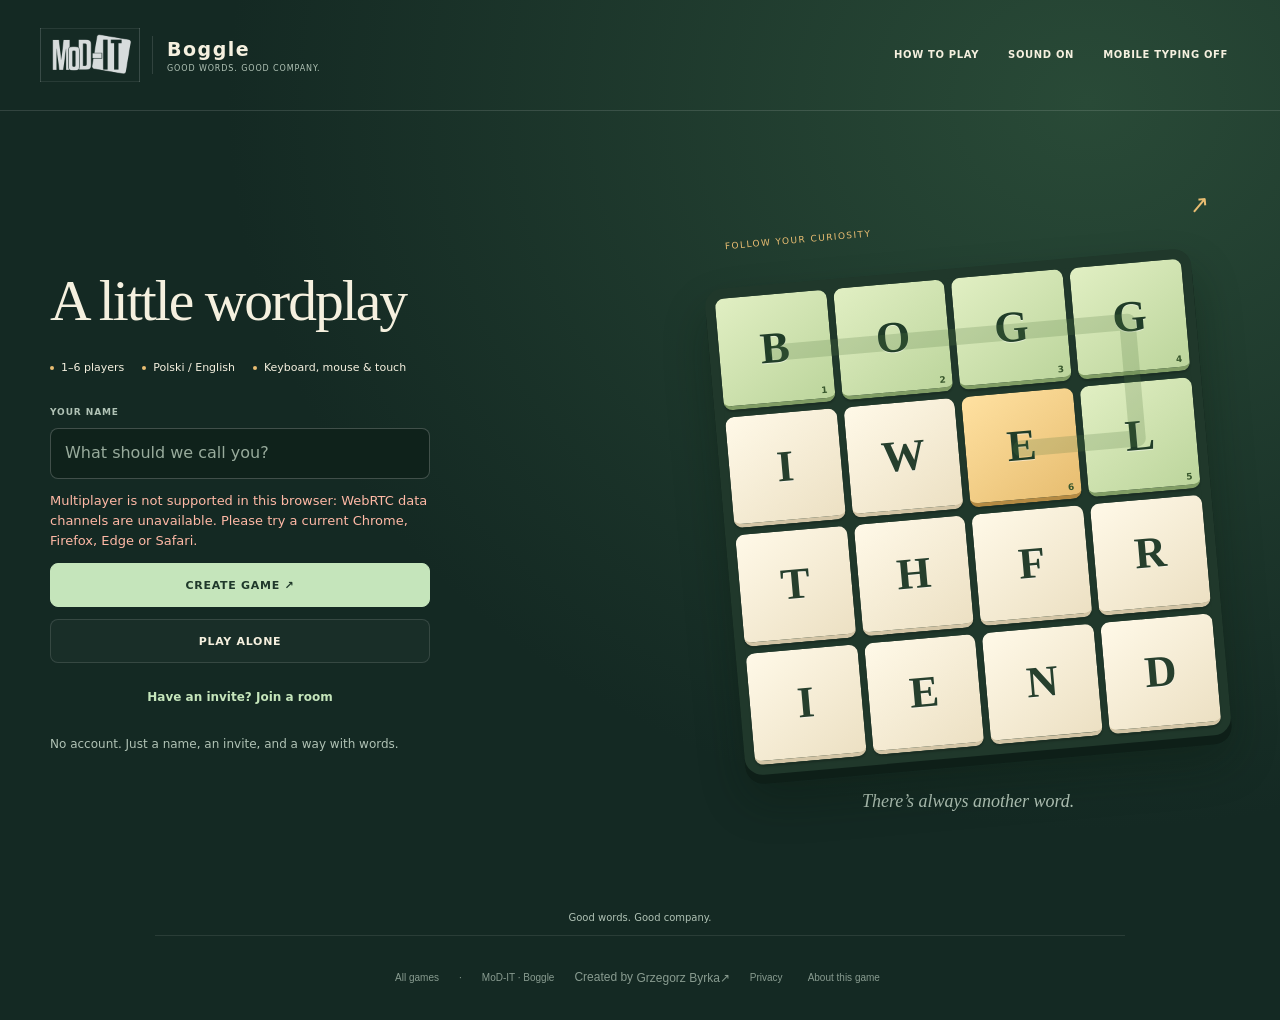
<file: games/word-trail/index.html>
<!doctype html>
<html lang="en">
<head>
  <meta charset="utf-8">
  <meta name="viewport" content="width=device-width, initial-scale=1">
  <meta name="robots" content="noindex, nofollow">
  <title>Boggle</title>
  <link rel="canonical" href="https://mod-it.games/multiplayer/games/boggle/">
  <script>
    const destination = new URL('../boggle/', location.href);
    destination.search = location.search;
    destination.hash = location.hash;
    location.replace(destination.href);
  </script>
</head>
<body><p>This game is now <a href="../boggle/">Boggle</a>.</p></body>
</html>
</file>
<file: ads.css>
/* Separate from the game shell so ads never reduce the playing area. */
.ad-placement {
  box-sizing: border-box;
  width: min(970px, calc(100% - 40px));
  margin: 180px auto;
  padding: 24px 16px;
  border-top: 1px solid #ffffff40;
  border-bottom: 1px solid #ffffff40;
  background: #ffffff04;
  color: inherit;
  text-align: center;
}
.ad-placement[hidden] { display: none !important; }
.ad-placement-label {
  margin: 0 0 16px;
  color: inherit;
  opacity: .85;
  font: 600 11px/1.5 Arial, Helvetica, sans-serif;
  letter-spacing: .18em;
  text-transform: uppercase;
}
.ad-placement .adsbygoogle { display: block; min-height: 100px; }
.ad-placement-catalog { width: min(970px, 100%); }
.privacy-footer {
  display: block;
  width: min(970px, calc(100% - 40px));
  margin: 0 auto;
  padding: 0 0 28px;
  border: 0;
  color: inherit;
  opacity: .75;
  text-align: center;
  font: 11px/1.6 Arial, Helvetica, sans-serif;
}
.privacy-footer a { color: inherit; text-underline-offset: 4px; }
.privacy-footer a:focus-visible { outline: 2px solid currentColor; outline-offset: 5px; }
@media (max-width: 600px) {
  .ad-placement .adsbygoogle { min-height: 250px; }
}

/* The analytics choice is non-modal so the game stays available. */
#collection-analytics {
  position: fixed;
  z-index: 1000;
  inset: auto 12px 12px auto;
  box-sizing: border-box;
  width: min(23rem, calc(100% - 24px));
  max-height: calc(100dvh - 24px);
  overflow: auto;
  padding: 16px;
  border: 1px solid #b3bbc5;
  border-radius: 12px;
  background: #171c24;
  color: #f6f7fa;
  font: 14px/1.5 system-ui, sans-serif;
  text-align: left;
}
#collection-analytics[hidden], .collection-analytics-settings[hidden] { display: none !important; }
#collection-analytics h2 { margin: 0; color: inherit; font: 700 16px/1.3 system-ui, sans-serif; }
#collection-analytics p { margin: 8px 0 12px; color: inherit; }
#collection-analytics a { color: #b4d6ff; }
#collection-analytics div { display: flex; flex-wrap: wrap; gap: 8px; }
#collection-analytics button {
  margin: 0;
  padding: 6px 12px;
  border: 1px solid #b3bbc5;
  border-radius: 6px;
  background: #252e3b;
  color: inherit;
  font: inherit;
  cursor: pointer;
}
button.collection-analytics-settings {
  margin: 0 0 0 .7em;
  padding: 0;
  border: 0;
  background: transparent;
  color: inherit;
  font: inherit;
  text-decoration: underline;
  text-underline-offset: 4px;
  cursor: pointer;
}
</file>
